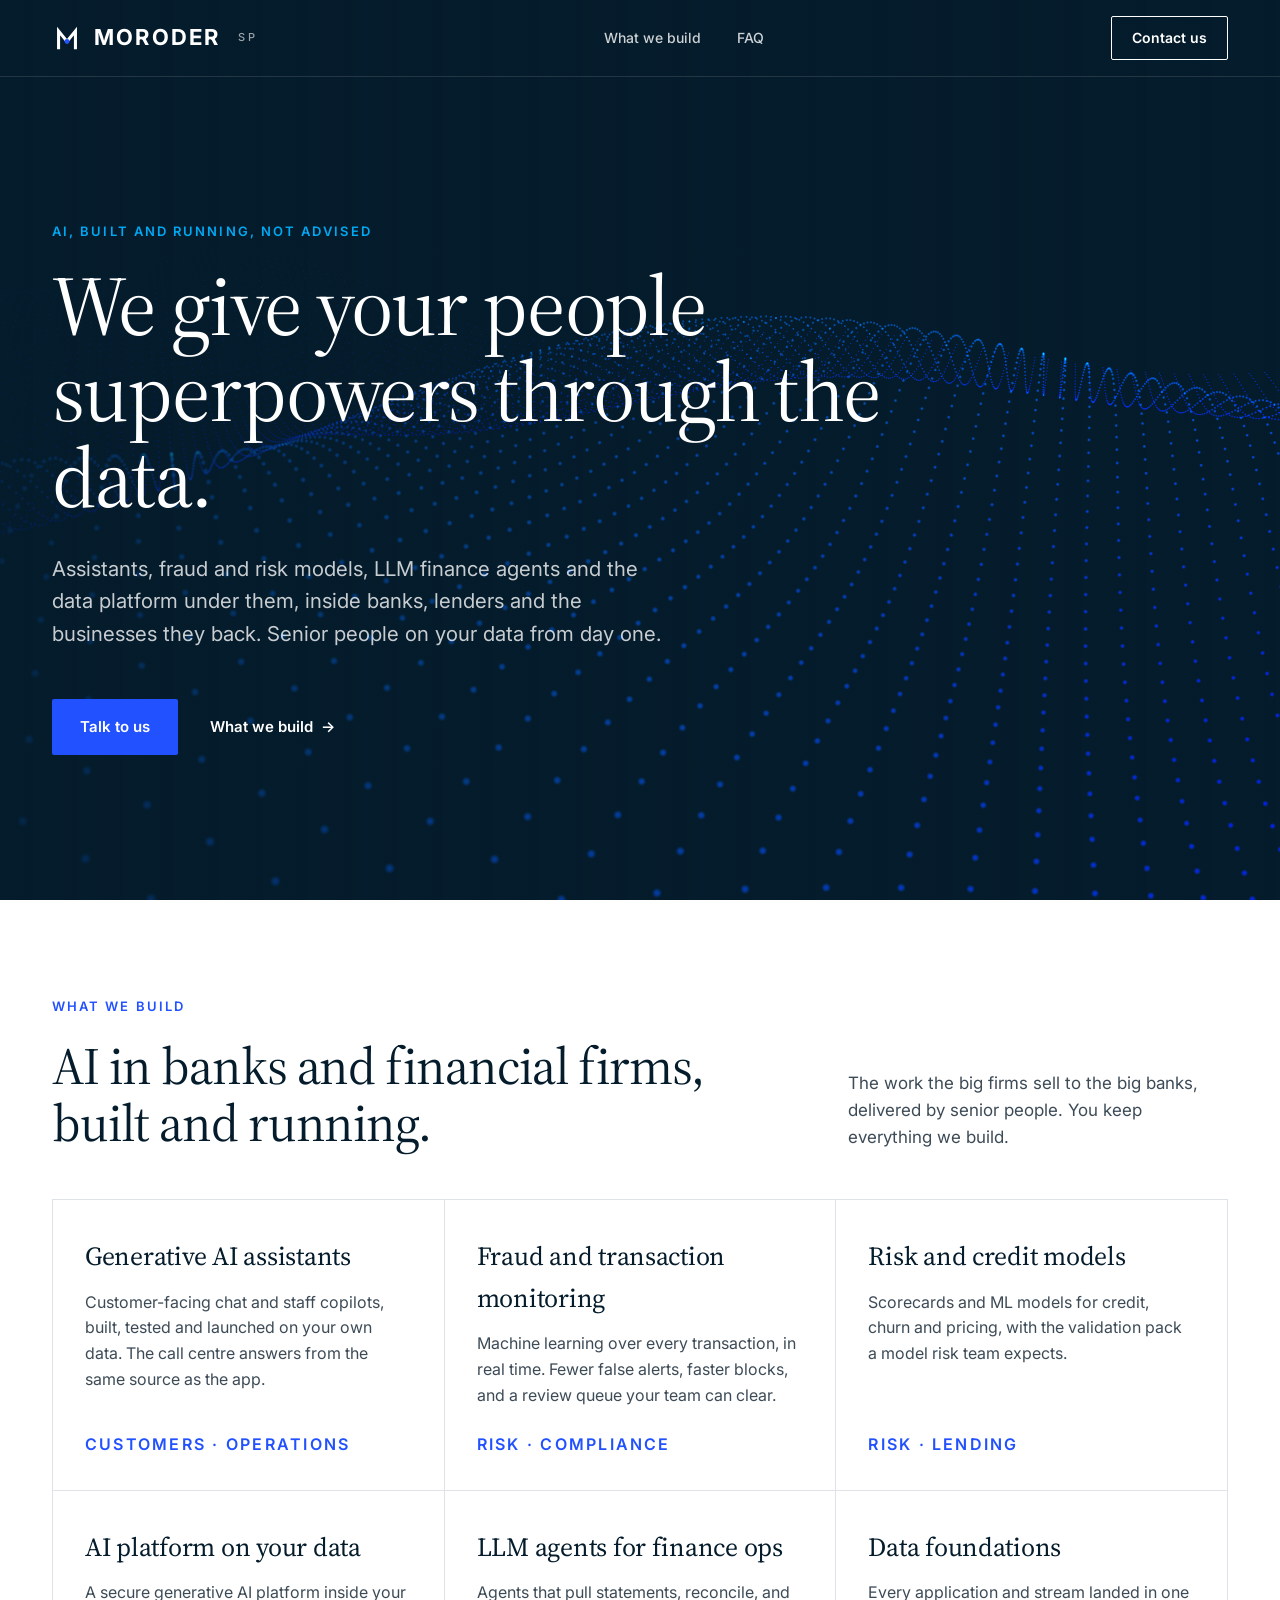
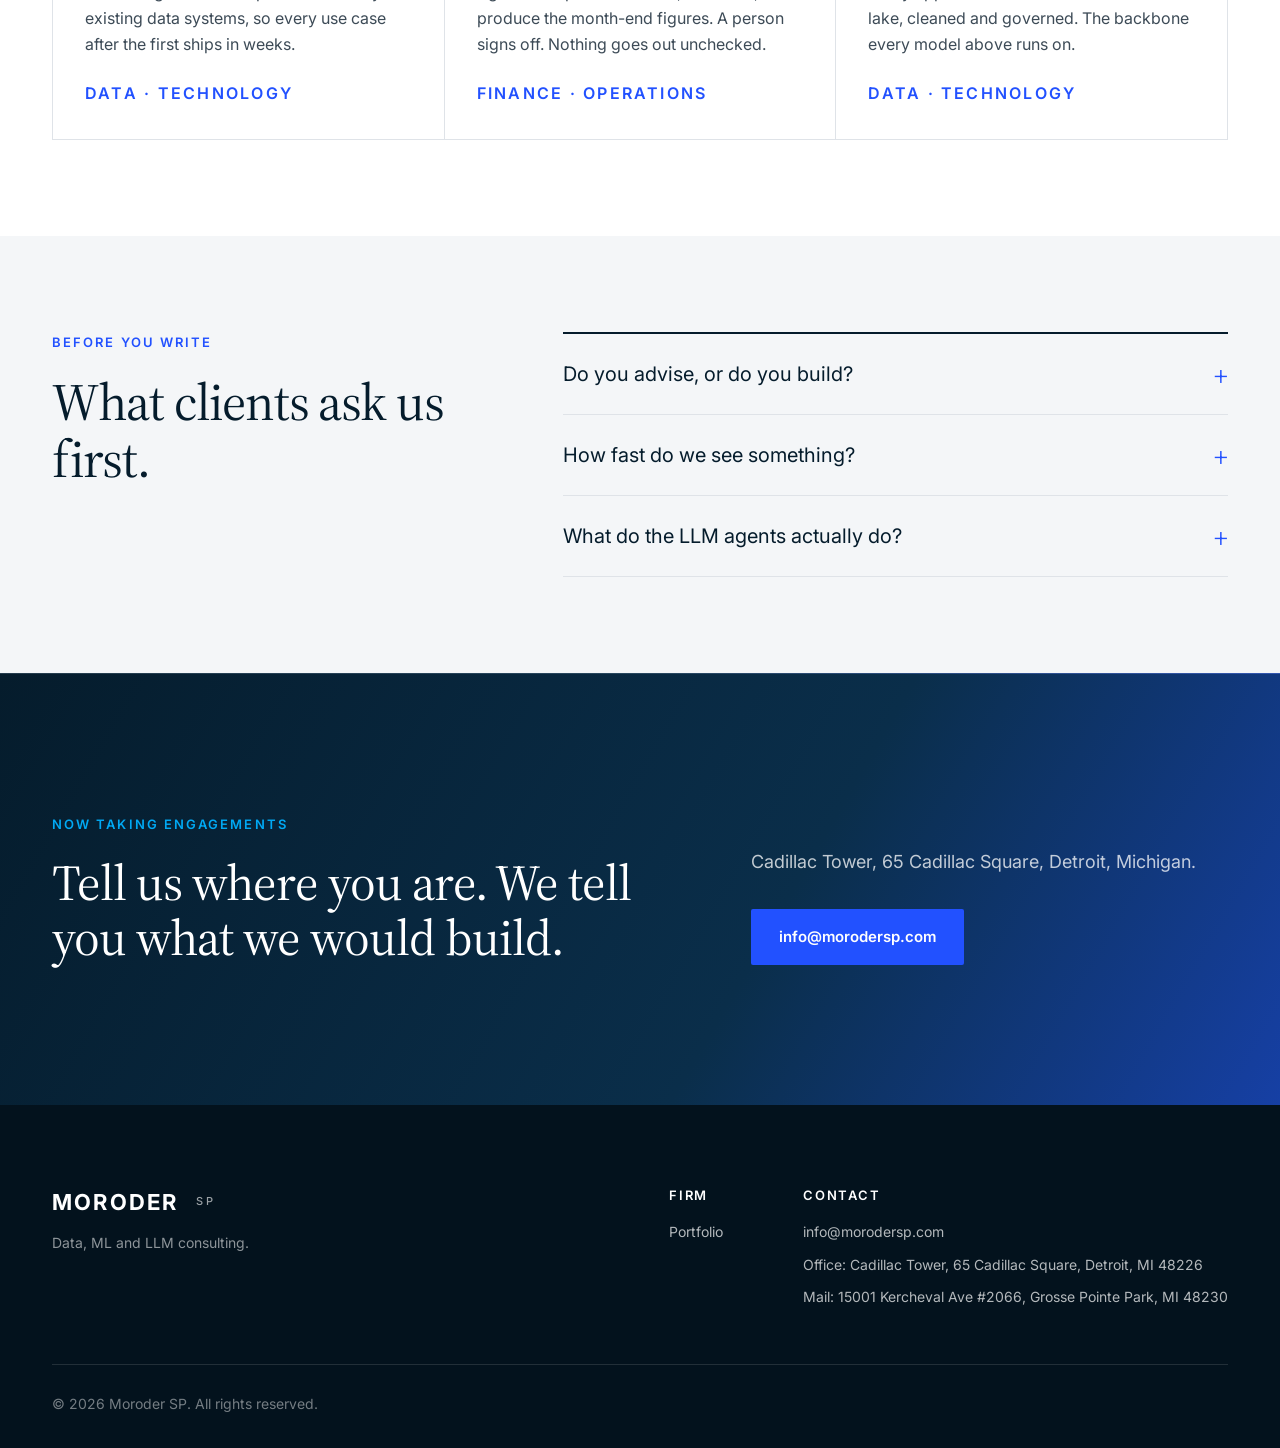
<file: index.html>
<!DOCTYPE html><html lang="en"><head><meta charset="utf-8"><meta name="viewport" content="width=device-width, initial-scale=1"><title>Moroder SP | AI for banks and financial firms</title><meta name="description" content="AI built and running in banks and financial firms: generative AI assistants, fraud and risk models, LLM finance agents and the data platform under them. Moroder SP."><link rel="icon" href="/favicon.ico" sizes="48x48"><link rel="icon" href="/favicon.svg" type="image/svg+xml"><link rel="apple-touch-icon" href="/apple-touch-icon.png"><link rel="manifest" href="/site.webmanifest"><meta name="theme-color" content="#051c2c"><link rel="preconnect" href="https://fonts.googleapis.com"><link rel="preconnect" href="https://fonts.gstatic.com" crossorigin><link href="https://fonts.googleapis.com/css2?family=Inter:wght@400;500;600;700&family=Source+Serif+4:opsz,wght@8..60,400;8..60,500;8..60,600&display=swap" rel="stylesheet"><link rel="stylesheet" href="/_astro/Footer.BNx3MuON.css"><link rel="stylesheet" href="/_astro/index.Cos0Dv5F.css"></head><body><header class="nav" id="nav" data-astro-cid-wpvy4v7s><div class="wrap nav-in" data-astro-cid-wpvy4v7s><a href="/" class="logo" aria-label="Moroder SP home" data-astro-cid-wpvy4v7s><svg viewBox="0 0 64 64" aria-hidden="true" data-astro-cid-wpvy4v7s><g transform="translate(0 3)" data-astro-cid-wpvy4v7s><polyline points="14,50 14,14 32,36.25 50,14 50,50" fill="none" stroke="currentColor" stroke-width="6.5" stroke-linejoin="miter" stroke-linecap="square" data-astro-cid-wpvy4v7s></polyline><circle cx="32" cy="36.25" r="5.2" fill="#2251ff" data-astro-cid-wpvy4v7s></circle></g></svg>MORODER<span data-astro-cid-wpvy4v7s>SP</span></a><nav class="links" data-astro-cid-wpvy4v7s><a href="/#what" data-astro-cid-wpvy4v7s>What we build</a><a href="/#faq" data-astro-cid-wpvy4v7s>FAQ</a></nav><a href="mailto:info@morodersp.com" class="nav-cta" data-astro-cid-wpvy4v7s>Contact us</a></div></header><script type="module">var e=document.getElementById(`nav`);if(e&&!e.hasAttribute(`data-always-solid`)){let t=()=>e.classList.toggle(`solid`,window.scrollY>window.innerHeight*.85);window.addEventListener(`scroll`,t,{passive:!0}),t()}</script><main id="top" data-astro-cid-lcdefpme><section class="hero" data-astro-cid-lcdefpme><canvas id="hero-canvas" aria-hidden="true" data-astro-cid-vvmjtjv6></canvas><script type="module" src="/_astro/HeroCanvas.astro_astro_type_script_index_0_lang.BwEJAw3G.js"></script><div class="hero-shade" data-astro-cid-lcdefpme></div><div class="wrap hero-in" data-astro-cid-lcdefpme><p class="eyebrow light" data-astro-cid-lcdefpme>AI, built and running, not advised</p><h1 data-astro-cid-lcdefpme>We give your people superpowers through the data.</h1><p class="hero-lead" data-astro-cid-lcdefpme>Assistants, fraud and risk models, LLM finance agents and the data platform under them, inside banks, lenders and the businesses they back. Senior people on your data from day one.</p><div class="hero-cta" data-astro-cid-lcdefpme><a href="mailto:info@morodersp.com" class="btn btn-blue" data-astro-cid-lcdefpme>Talk to us</a><a href="#what" class="link-arrow light" data-astro-cid-lcdefpme>What we build <span data-astro-cid-lcdefpme>→</span></a></div></div></section><section id="what" class="section" data-astro-cid-lcdefpme><div class="wrap" data-astro-cid-lcdefpme><div class="head head-row" data-astro-cid-lcdefpme><div data-astro-cid-lcdefpme><p class="eyebrow" data-astro-cid-lcdefpme>What we build</p><h2 data-astro-cid-lcdefpme>AI in banks and financial firms, built and running.</h2></div><p class="head-note" data-astro-cid-lcdefpme>The work the big firms sell to the big banks, delivered by senior people. You keep everything we build.</p></div><ul class="services" data-astro-cid-lcdefpme><li data-astro-cid-lcdefpme><h3 data-astro-cid-lcdefpme>Generative AI assistants</h3><p data-astro-cid-lcdefpme>Customer-facing chat and staff copilots, built, tested and launched on your own data. The call centre answers from the same source as the app.</p><p class="svc-moments" data-astro-cid-lcdefpme>Customers · Operations</p></li><li data-astro-cid-lcdefpme><h3 data-astro-cid-lcdefpme>Fraud and transaction monitoring</h3><p data-astro-cid-lcdefpme>Machine learning over every transaction, in real time. Fewer false alerts, faster blocks, and a review queue your team can clear.</p><p class="svc-moments" data-astro-cid-lcdefpme>Risk · Compliance</p></li><li data-astro-cid-lcdefpme><h3 data-astro-cid-lcdefpme>Risk and credit models</h3><p data-astro-cid-lcdefpme>Scorecards and ML models for credit, churn and pricing, with the validation pack a model risk team expects.</p><p class="svc-moments" data-astro-cid-lcdefpme>Risk · Lending</p></li><li data-astro-cid-lcdefpme><h3 data-astro-cid-lcdefpme>AI platform on your data</h3><p data-astro-cid-lcdefpme>A secure generative AI platform inside your existing data systems, so every use case after the first ships in weeks.</p><p class="svc-moments" data-astro-cid-lcdefpme>Data · Technology</p></li><li data-astro-cid-lcdefpme><h3 data-astro-cid-lcdefpme>LLM agents for finance ops</h3><p data-astro-cid-lcdefpme>Agents that pull statements, reconcile, and produce the month-end figures. A person signs off. Nothing goes out unchecked.</p><p class="svc-moments" data-astro-cid-lcdefpme>Finance · Operations</p></li><li data-astro-cid-lcdefpme><h3 data-astro-cid-lcdefpme>Data foundations</h3><p data-astro-cid-lcdefpme>Every application and stream landed in one lake, cleaned and governed. The backbone every model above runs on.</p><p class="svc-moments" data-astro-cid-lcdefpme>Data · Technology</p></li></ul></div></section><section id="faq" class="section soft" data-astro-cid-lcdefpme><div class="wrap faq-in" data-astro-cid-lcdefpme><div class="faq-side" data-astro-cid-lcdefpme><p class="eyebrow" data-astro-cid-lcdefpme>Before you write</p><h2 data-astro-cid-lcdefpme>What clients ask us first.</h2></div><div class="faq-list" data-astro-cid-lcdefpme><details data-astro-cid-lcdefpme><summary data-astro-cid-lcdefpme>Do you advise, or do you build?</summary><p data-astro-cid-lcdefpme>We build. The output of every engagement is something you keep running: a model, a data lake, a set of agents, dashboards. The advice comes with it, not instead of it.</p></details><details data-astro-cid-lcdefpme><summary data-astro-cid-lcdefpme>How fast do we see something?</summary><p data-astro-cid-lcdefpme>First numbers from your own data inside two weeks. The model and the lake stay yours when we leave.</p></details><details data-astro-cid-lcdefpme><summary data-astro-cid-lcdefpme>What do the LLM agents actually do?</summary><p data-astro-cid-lcdefpme>They do the finance work your team does by hand: pull statements, match transactions, produce the month-end figures and check them against the source. A person signs off. Nothing goes out unchecked.</p></details></div></div></section><section class="contact" data-astro-cid-lcdefpme><div class="wrap contact-in" data-astro-cid-lcdefpme><div data-astro-cid-lcdefpme><p class="eyebrow light" data-astro-cid-lcdefpme>Now taking engagements</p><h2 data-astro-cid-lcdefpme>Tell us where you are. We tell you what we would build.</h2></div><div class="contact-side" data-astro-cid-lcdefpme><p data-astro-cid-lcdefpme>Cadillac Tower, 65 Cadillac Square, Detroit, Michigan.</p><a href="mailto:info@morodersp.com" class="btn btn-blue" data-astro-cid-lcdefpme>info@morodersp.com</a></div></div></section></main><footer class="foot" data-astro-cid-jo6i4kqk><div class="wrap" data-astro-cid-jo6i4kqk><div class="foot-top" data-astro-cid-jo6i4kqk><div data-astro-cid-jo6i4kqk><span class="logo" data-astro-cid-jo6i4kqk>MORODER<span data-astro-cid-jo6i4kqk>SP</span></span><p class="foot-tag" data-astro-cid-jo6i4kqk>Data, ML and LLM consulting.</p></div><div class="foot-cols" data-astro-cid-jo6i4kqk><div data-astro-cid-jo6i4kqk><h4 data-astro-cid-jo6i4kqk>Firm</h4><a href="/portfolio/" data-astro-cid-jo6i4kqk>Portfolio</a></div><div data-astro-cid-jo6i4kqk><h4 data-astro-cid-jo6i4kqk>Contact</h4><a href="mailto:info@morodersp.com" data-astro-cid-jo6i4kqk>info@morodersp.com</a><span data-astro-cid-jo6i4kqk>Office: Cadillac Tower, 65 Cadillac Square, Detroit, MI 48226</span><span data-astro-cid-jo6i4kqk>Mail: 15001 Kercheval Ave #2066, Grosse Pointe Park, MI 48230</span></div></div></div><div class="foot-bot" data-astro-cid-jo6i4kqk>© 2026 Moroder SP. All rights reserved.</div></div></footer></body></html><script type="module">var e=new IntersectionObserver(t=>{for(let n of t)n.isIntersecting&&(n.target.classList.add(`in`),e.unobserve(n.target))},{threshold:.12});document.querySelectorAll(`.services li, .moments li`).forEach(t=>{t.classList.add(`reveal`),e.observe(t)});</script>
</file>
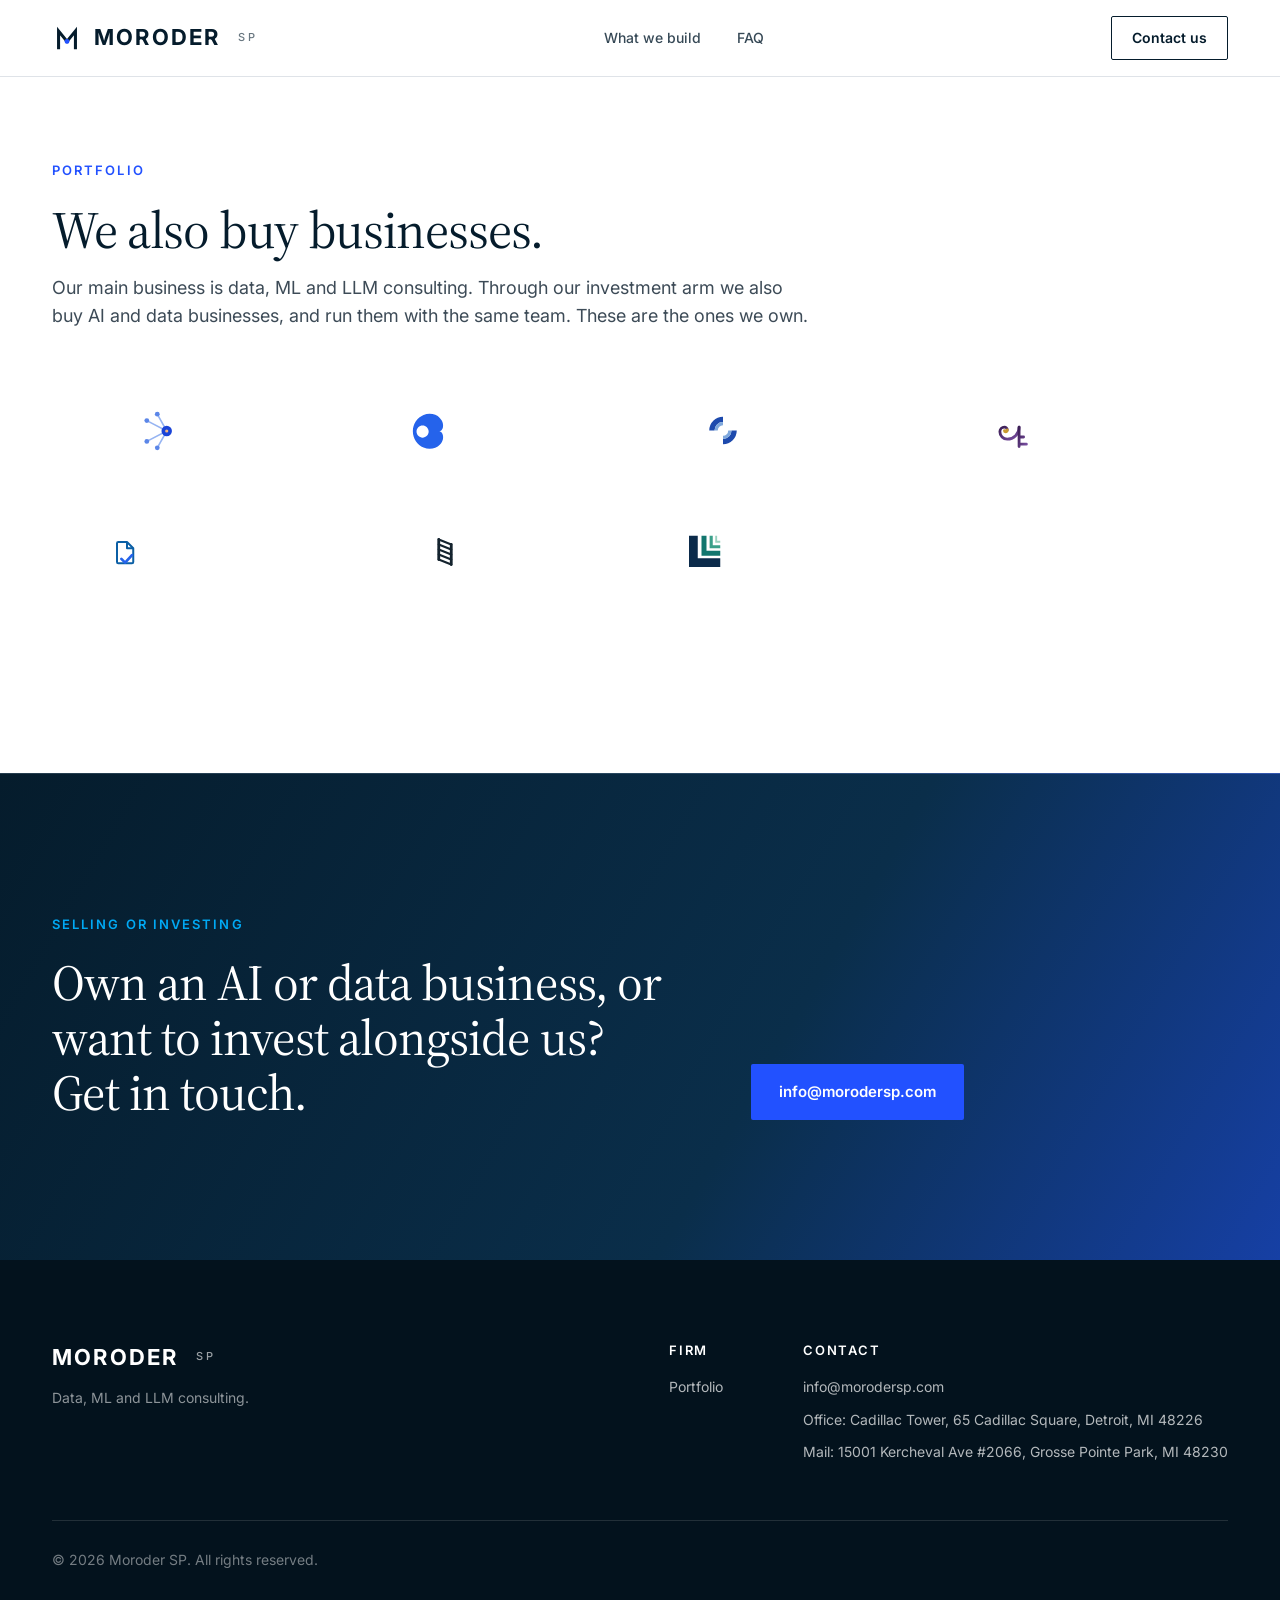
<file: portfolio/index.html>
<!DOCTYPE html><html lang="en"><head><meta charset="utf-8"><meta name="viewport" content="width=device-width, initial-scale=1"><title>Portfolio | Moroder SP</title><meta name="description" content="AI built and running in banks and financial firms: generative AI assistants, fraud and risk models, LLM finance agents and the data platform under them. Moroder SP."><link rel="icon" href="/favicon.ico" sizes="48x48"><link rel="icon" href="/favicon.svg" type="image/svg+xml"><link rel="apple-touch-icon" href="/apple-touch-icon.png"><link rel="manifest" href="/site.webmanifest"><meta name="theme-color" content="#051c2c"><link rel="preconnect" href="https://fonts.googleapis.com"><link rel="preconnect" href="https://fonts.gstatic.com" crossorigin><link href="https://fonts.googleapis.com/css2?family=Inter:wght@400;500;600;700&family=Source+Serif+4:opsz,wght@8..60,400;8..60,500;8..60,600&display=swap" rel="stylesheet"><link rel="stylesheet" href="/_astro/Footer.BNx3MuON.css"><link rel="stylesheet" href="/_astro/index.Cos0Dv5F.css"></head><body><header class="nav solid" id="nav" data-always-solid data-astro-cid-wpvy4v7s><div class="wrap nav-in" data-astro-cid-wpvy4v7s><a href="/" class="logo" aria-label="Moroder SP home" data-astro-cid-wpvy4v7s><svg viewBox="0 0 64 64" aria-hidden="true" data-astro-cid-wpvy4v7s><g transform="translate(0 3)" data-astro-cid-wpvy4v7s><polyline points="14,50 14,14 32,36.25 50,14 50,50" fill="none" stroke="currentColor" stroke-width="6.5" stroke-linejoin="miter" stroke-linecap="square" data-astro-cid-wpvy4v7s></polyline><circle cx="32" cy="36.25" r="5.2" fill="#2251ff" data-astro-cid-wpvy4v7s></circle></g></svg>MORODER<span data-astro-cid-wpvy4v7s>SP</span></a><nav class="links" data-astro-cid-wpvy4v7s><a href="/#what" data-astro-cid-wpvy4v7s>What we build</a><a href="/#faq" data-astro-cid-wpvy4v7s>FAQ</a></nav><a href="mailto:info@morodersp.com" class="nav-cta" data-astro-cid-wpvy4v7s>Contact us</a></div></header><script type="module">var e=document.getElementById(`nav`);if(e&&!e.hasAttribute(`data-always-solid`)){let t=()=>e.classList.toggle(`solid`,window.scrollY>window.innerHeight*.85);window.addEventListener(`scroll`,t,{passive:!0}),t()}</script><main id="top" data-astro-cid-lcdefpme><section class="section" data-astro-cid-lcdefpme style="padding-top:160px"><div class="wrap" data-astro-cid-lcdefpme><p class="eyebrow" data-astro-cid-lcdefpme>Portfolio</p><h2 data-astro-cid-lcdefpme>We also buy businesses.</h2><p data-astro-cid-lcdefpme style="max-width:760px;margin:16px 0 40px;font-size:18px;line-height:1.55">Our main business is data, ML and LLM consulting. Through our investment arm we also buy AI and data businesses, and run them with the same team. These are the ones we own.</p><ul class="wall" data-astro-cid-lcdefpme><li data-astro-cid-lcdefpme><a href="/work/aggviz/" data-astro-cid-lcdefpme><img src="/clients/aggviz.svg" alt="" width="28" height="28" data-astro-cid-lcdefpme>aggviz</a></li><li data-astro-cid-lcdefpme><a href="/work/hiredsignal/" data-astro-cid-lcdefpme><img src="/clients/hiredsignal.svg" alt="" width="28" height="28" data-astro-cid-lcdefpme>HiredSignal</a></li><li data-astro-cid-lcdefpme><a href="/work/shelf-cloud/" data-astro-cid-lcdefpme><img src="/clients/shelf-cloud.svg" alt="" width="28" height="28" data-astro-cid-lcdefpme>Shelf Cloud</a></li><li data-astro-cid-lcdefpme><a href="/work/clef-en-main/" data-astro-cid-lcdefpme><img src="/clients/clef-en-main.svg" alt="" width="28" height="28" data-astro-cid-lcdefpme>Clef en Main</a></li><li data-astro-cid-lcdefpme><a href="/work/dataconview/" data-astro-cid-lcdefpme><img src="/clients/dataconview.svg" alt="" width="28" height="28" data-astro-cid-lcdefpme>DataConView</a></li><li data-astro-cid-lcdefpme><a href="/work/dr-ordo/" data-astro-cid-lcdefpme><img src="/clients/dr-ordo.svg" alt="" width="28" height="28" data-astro-cid-lcdefpme>Dr. Ordo</a></li><li data-astro-cid-lcdefpme><a href="/work/lebanese-legal/" data-astro-cid-lcdefpme><img src="/clients/lebanese-legal.svg" alt="" width="28" height="28" data-astro-cid-lcdefpme>Lebanese Legal</a></li><li data-astro-cid-lcdefpme><span data-astro-cid-lcdefpme>Plumeria Capital</span></li></ul></div></section><section class="contact" data-astro-cid-lcdefpme><div class="wrap contact-in" data-astro-cid-lcdefpme><div data-astro-cid-lcdefpme><p class="eyebrow light" data-astro-cid-lcdefpme>Selling or investing</p><h2 data-astro-cid-lcdefpme>Own an AI or data business, or want to invest alongside us? Get in touch.</h2></div><div class="contact-side" data-astro-cid-lcdefpme><a href="mailto:info@morodersp.com" class="btn btn-blue" data-astro-cid-lcdefpme>info@morodersp.com</a></div></div></section></main><footer class="foot" data-astro-cid-jo6i4kqk><div class="wrap" data-astro-cid-jo6i4kqk><div class="foot-top" data-astro-cid-jo6i4kqk><div data-astro-cid-jo6i4kqk><span class="logo" data-astro-cid-jo6i4kqk>MORODER<span data-astro-cid-jo6i4kqk>SP</span></span><p class="foot-tag" data-astro-cid-jo6i4kqk>Data, ML and LLM consulting.</p></div><div class="foot-cols" data-astro-cid-jo6i4kqk><div data-astro-cid-jo6i4kqk><h4 data-astro-cid-jo6i4kqk>Firm</h4><a href="/portfolio/" data-astro-cid-jo6i4kqk>Portfolio</a></div><div data-astro-cid-jo6i4kqk><h4 data-astro-cid-jo6i4kqk>Contact</h4><a href="mailto:info@morodersp.com" data-astro-cid-jo6i4kqk>info@morodersp.com</a><span data-astro-cid-jo6i4kqk>Office: Cadillac Tower, 65 Cadillac Square, Detroit, MI 48226</span><span data-astro-cid-jo6i4kqk>Mail: 15001 Kercheval Ave #2066, Grosse Pointe Park, MI 48230</span></div></div></div><div class="foot-bot" data-astro-cid-jo6i4kqk>© 2026 Moroder SP. All rights reserved.</div></div></footer></body></html><script type="module">var e=new IntersectionObserver(t=>{for(let n of t)n.isIntersecting&&(n.target.classList.add(`in`),e.unobserve(n.target))},{threshold:.12});document.querySelectorAll(`.services li, .moments li`).forEach(t=>{t.classList.add(`reveal`),e.observe(t)});</script>
</file>
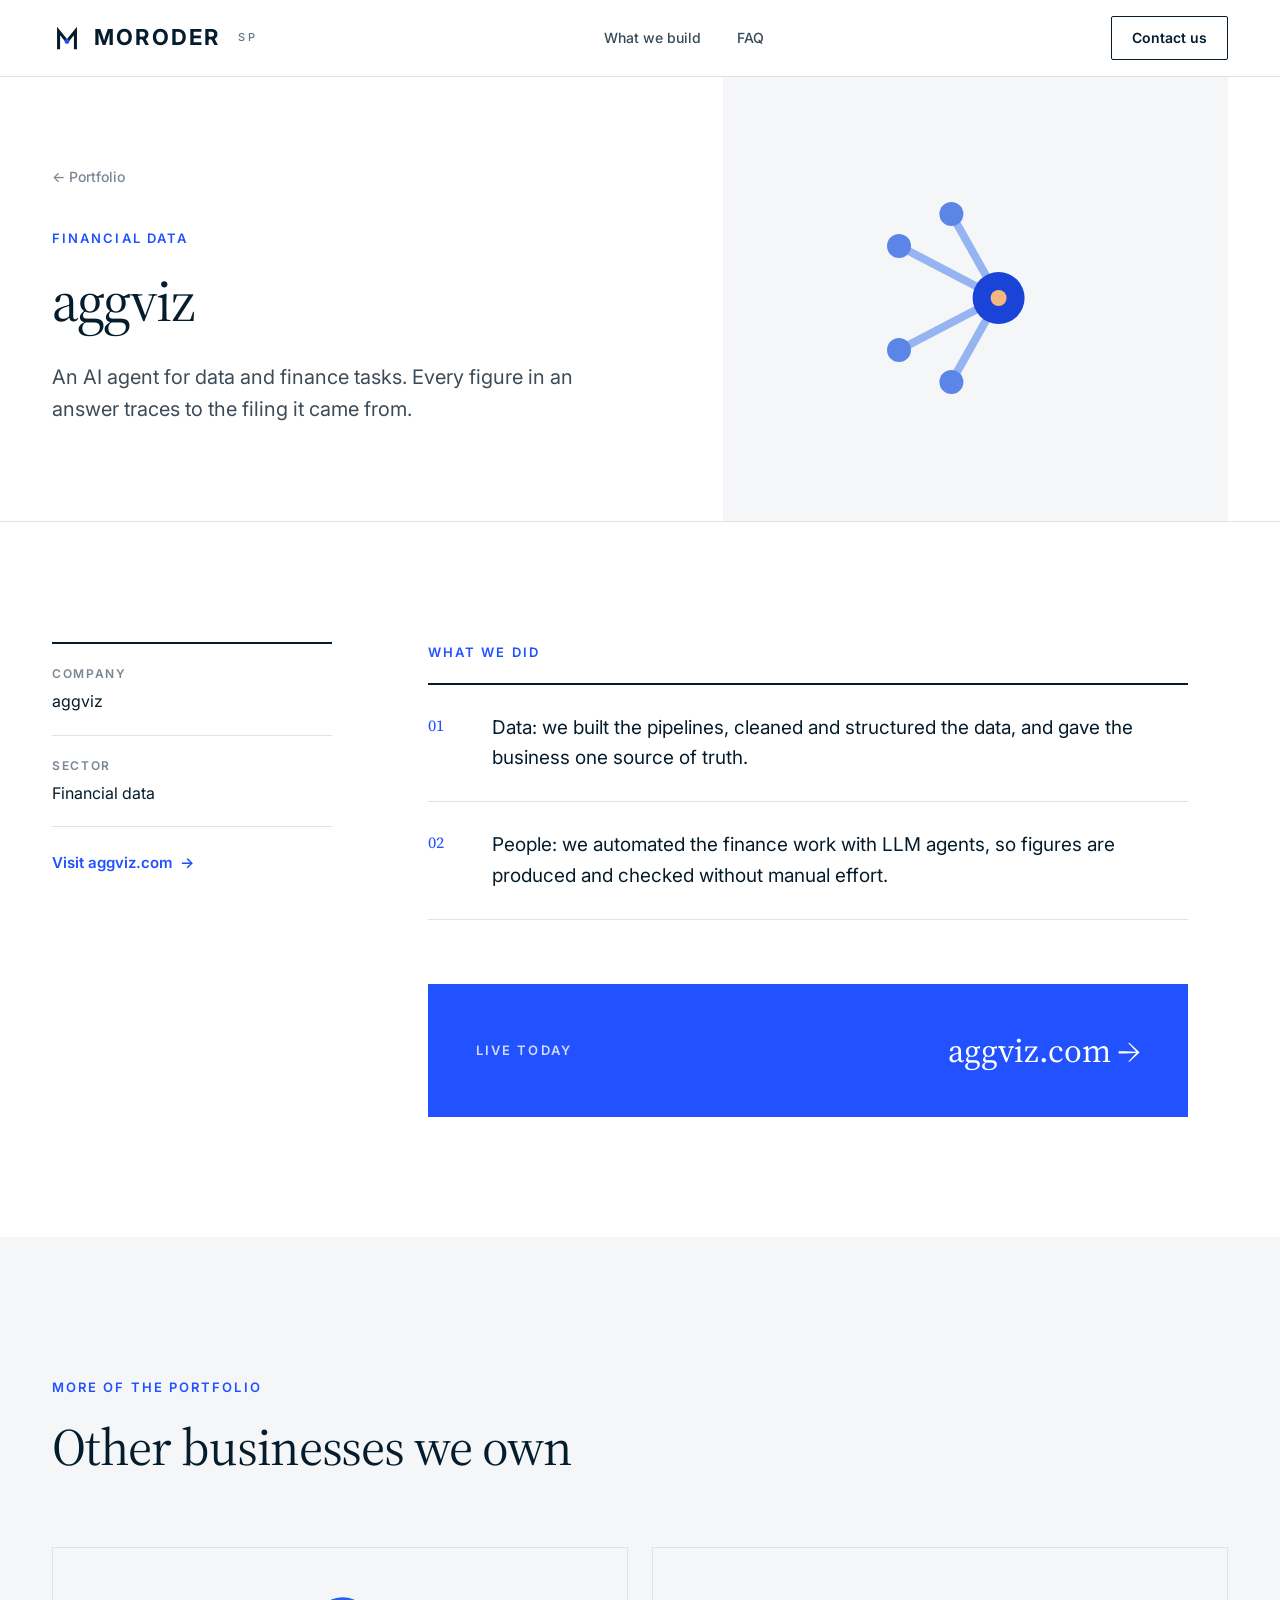
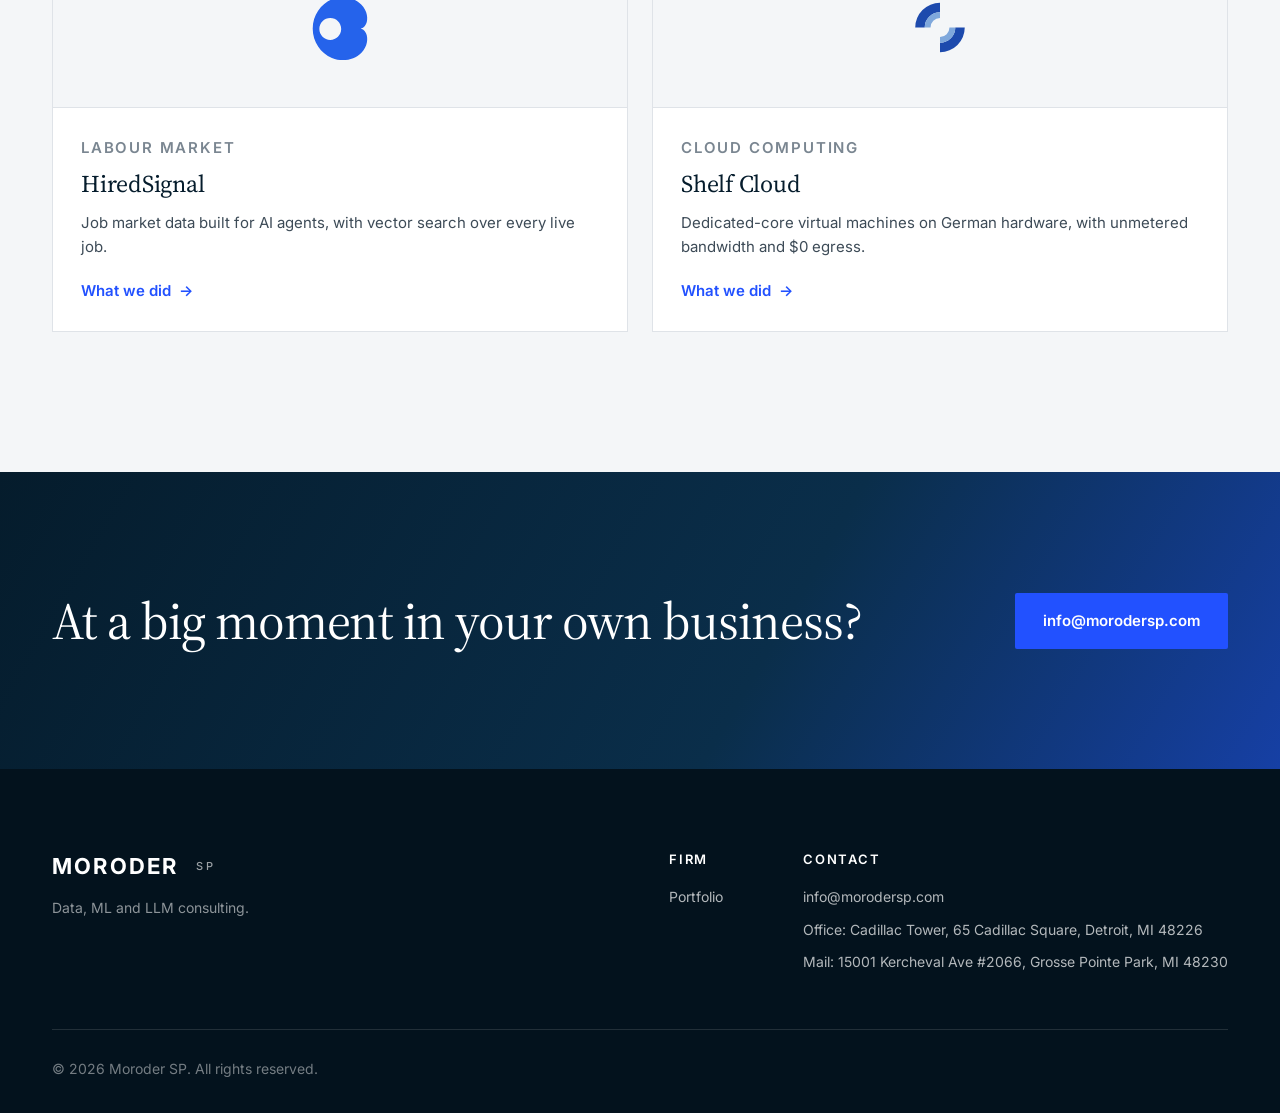
<file: work/aggviz/index.html>
<!DOCTYPE html><html lang="en"><head><meta charset="utf-8"><meta name="viewport" content="width=device-width, initial-scale=1"><title>aggviz | Moroder SP</title><meta name="description" content="An AI agent for data and finance tasks. Every figure in an answer traces to the filing it came from."><link rel="icon" href="/favicon.ico" sizes="48x48"><link rel="icon" href="/favicon.svg" type="image/svg+xml"><link rel="apple-touch-icon" href="/apple-touch-icon.png"><link rel="manifest" href="/site.webmanifest"><meta name="theme-color" content="#051c2c"><link rel="preconnect" href="https://fonts.googleapis.com"><link rel="preconnect" href="https://fonts.gstatic.com" crossorigin><link href="https://fonts.googleapis.com/css2?family=Inter:wght@400;500;600;700&family=Source+Serif+4:opsz,wght@8..60,400;8..60,500;8..60,600&display=swap" rel="stylesheet"><link rel="stylesheet" href="/_astro/Footer.BNx3MuON.css"><link rel="stylesheet" href="/_astro/_slug_.CcAeb28H.css"></head><body><header class="nav solid" id="nav" data-always-solid data-astro-cid-wpvy4v7s><div class="wrap nav-in" data-astro-cid-wpvy4v7s><a href="/" class="logo" aria-label="Moroder SP home" data-astro-cid-wpvy4v7s><svg viewBox="0 0 64 64" aria-hidden="true" data-astro-cid-wpvy4v7s><g transform="translate(0 3)" data-astro-cid-wpvy4v7s><polyline points="14,50 14,14 32,36.25 50,14 50,50" fill="none" stroke="currentColor" stroke-width="6.5" stroke-linejoin="miter" stroke-linecap="square" data-astro-cid-wpvy4v7s></polyline><circle cx="32" cy="36.25" r="5.2" fill="#2251ff" data-astro-cid-wpvy4v7s></circle></g></svg>MORODER<span data-astro-cid-wpvy4v7s>SP</span></a><nav class="links" data-astro-cid-wpvy4v7s><a href="/#what" data-astro-cid-wpvy4v7s>What we build</a><a href="/#faq" data-astro-cid-wpvy4v7s>FAQ</a></nav><a href="mailto:info@morodersp.com" class="nav-cta" data-astro-cid-wpvy4v7s>Contact us</a></div></header><script type="module">var e=document.getElementById(`nav`);if(e&&!e.hasAttribute(`data-always-solid`)){let t=()=>e.classList.toggle(`solid`,window.scrollY>window.innerHeight*.85);window.addEventListener(`scroll`,t,{passive:!0}),t()}</script><main data-astro-cid-pznzci7v><section class="case-hero" data-astro-cid-pznzci7v><div class="wrap case-hero-in" data-astro-cid-pznzci7v><div class="case-hero-text" data-astro-cid-pznzci7v><a href="/portfolio/" class="back" data-astro-cid-pznzci7v>← Portfolio</a><p class="eyebrow" data-astro-cid-pznzci7v>Financial data</p><h1 data-astro-cid-pznzci7v>aggviz</h1><p class="case-lead-text" data-astro-cid-pznzci7v>An AI agent for data and finance tasks. Every figure in an answer traces to the filing it came from.</p></div><div class="case-hero-logo" data-astro-cid-pznzci7v><img src="/clients/aggviz.svg" alt="aggviz logo" width="200" height="200" data-astro-cid-pznzci7v></div></div></section><section class="case-content" data-astro-cid-pznzci7v><div class="wrap case-grid" data-astro-cid-pznzci7v><aside class="facts" data-astro-cid-pznzci7v><dl data-astro-cid-pznzci7v><div data-astro-cid-pznzci7v><dt data-astro-cid-pznzci7v>Company</dt><dd data-astro-cid-pznzci7v>aggviz</dd></div><div data-astro-cid-pznzci7v><dt data-astro-cid-pznzci7v>Sector</dt><dd data-astro-cid-pznzci7v>Financial data</dd></div></dl><a href="https://aggviz.com" target="_blank" rel="noopener" class="link-arrow" data-astro-cid-pznzci7v>Visit aggviz.com <span data-astro-cid-pznzci7v>→</span></a></aside><article class="story" data-astro-cid-pznzci7v><section data-astro-cid-pznzci7v><p class="eyebrow" data-astro-cid-pznzci7v>What we did</p><ol class="approach" data-astro-cid-pznzci7v><li data-astro-cid-pznzci7v><span data-astro-cid-pznzci7v>01</span><p data-astro-cid-pznzci7v>Data: we built the pipelines, cleaned and structured the data, and gave the business one source of truth.</p></li><li data-astro-cid-pznzci7v><span data-astro-cid-pznzci7v>02</span><p data-astro-cid-pznzci7v>People: we automated the finance work with LLM agents, so figures are produced and checked without manual effort.</p></li></ol></section><a href="https://aggviz.com" target="_blank" rel="noopener" class="live" data-astro-cid-pznzci7v><span class="eyebrow light" data-astro-cid-pznzci7v>Live today</span><span class="live-host" data-astro-cid-pznzci7v>aggviz.com <span data-astro-cid-pznzci7v>→</span></span></a></article></div></section><section class="section soft" data-astro-cid-pznzci7v><div class="wrap" data-astro-cid-pznzci7v><div class="head" data-astro-cid-pznzci7v><p class="eyebrow" data-astro-cid-pznzci7v>More of the portfolio</p><h2 data-astro-cid-pznzci7v>Other businesses we own</h2></div><div class="more" data-astro-cid-pznzci7v><a href="/work/hiredsignal/" class="case" data-astro-cid-esvs7huh><div class="case-logo" data-astro-cid-esvs7huh><img src="/clients/hiredsignal.svg" alt="HiredSignal logo" width="72" height="72" data-astro-cid-esvs7huh></div><div class="case-body" data-astro-cid-esvs7huh><p class="case-meta" data-astro-cid-esvs7huh>Labour market</p><h3 data-astro-cid-esvs7huh>HiredSignal</h3><p data-astro-cid-esvs7huh>Job market data built for AI agents, with vector search over every live job.</p><span class="link-arrow" data-astro-cid-esvs7huh>What we did <span data-astro-cid-esvs7huh>→</span></span></div></a><a href="/work/shelf-cloud/" class="case" data-astro-cid-esvs7huh><div class="case-logo" data-astro-cid-esvs7huh><img src="/clients/shelf-cloud.svg" alt="Shelf Cloud logo" width="72" height="72" data-astro-cid-esvs7huh></div><div class="case-body" data-astro-cid-esvs7huh><p class="case-meta" data-astro-cid-esvs7huh>Cloud computing</p><h3 data-astro-cid-esvs7huh>Shelf Cloud</h3><p data-astro-cid-esvs7huh>Dedicated-core virtual machines on German hardware, with unmetered bandwidth and $0 egress.</p><span class="link-arrow" data-astro-cid-esvs7huh>What we did <span data-astro-cid-esvs7huh>→</span></span></div></a></div></div></section><section class="cta" data-astro-cid-pznzci7v><div class="wrap cta-in" data-astro-cid-pznzci7v><h2 data-astro-cid-pznzci7v>At a big moment in your own business?</h2><a href="mailto:info@morodersp.com" class="btn btn-blue" data-astro-cid-pznzci7v>info@morodersp.com</a></div></section></main><footer class="foot" data-astro-cid-jo6i4kqk><div class="wrap" data-astro-cid-jo6i4kqk><div class="foot-top" data-astro-cid-jo6i4kqk><div data-astro-cid-jo6i4kqk><span class="logo" data-astro-cid-jo6i4kqk>MORODER<span data-astro-cid-jo6i4kqk>SP</span></span><p class="foot-tag" data-astro-cid-jo6i4kqk>Data, ML and LLM consulting.</p></div><div class="foot-cols" data-astro-cid-jo6i4kqk><div data-astro-cid-jo6i4kqk><h4 data-astro-cid-jo6i4kqk>Firm</h4><a href="/portfolio/" data-astro-cid-jo6i4kqk>Portfolio</a></div><div data-astro-cid-jo6i4kqk><h4 data-astro-cid-jo6i4kqk>Contact</h4><a href="mailto:info@morodersp.com" data-astro-cid-jo6i4kqk>info@morodersp.com</a><span data-astro-cid-jo6i4kqk>Office: Cadillac Tower, 65 Cadillac Square, Detroit, MI 48226</span><span data-astro-cid-jo6i4kqk>Mail: 15001 Kercheval Ave #2066, Grosse Pointe Park, MI 48230</span></div></div></div><div class="foot-bot" data-astro-cid-jo6i4kqk>© 2026 Moroder SP. All rights reserved.</div></div></footer></body></html>
</file>
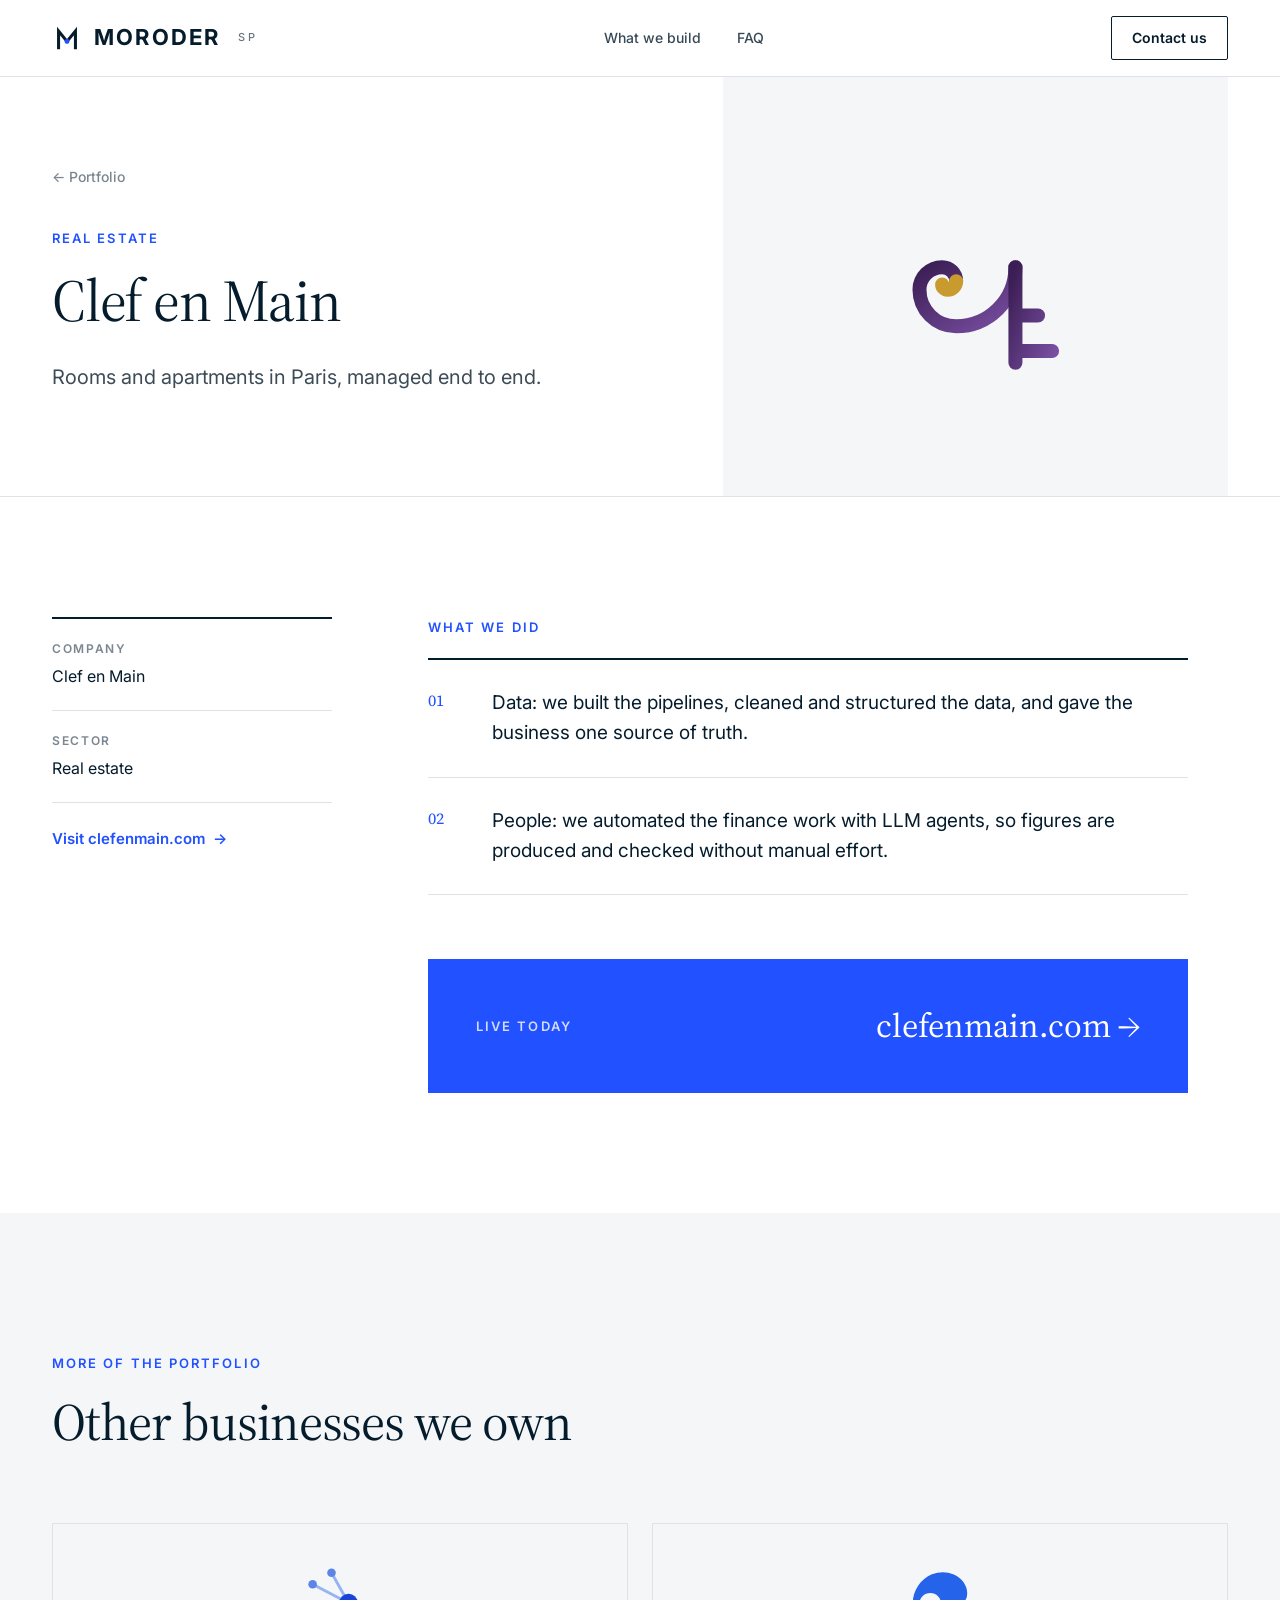
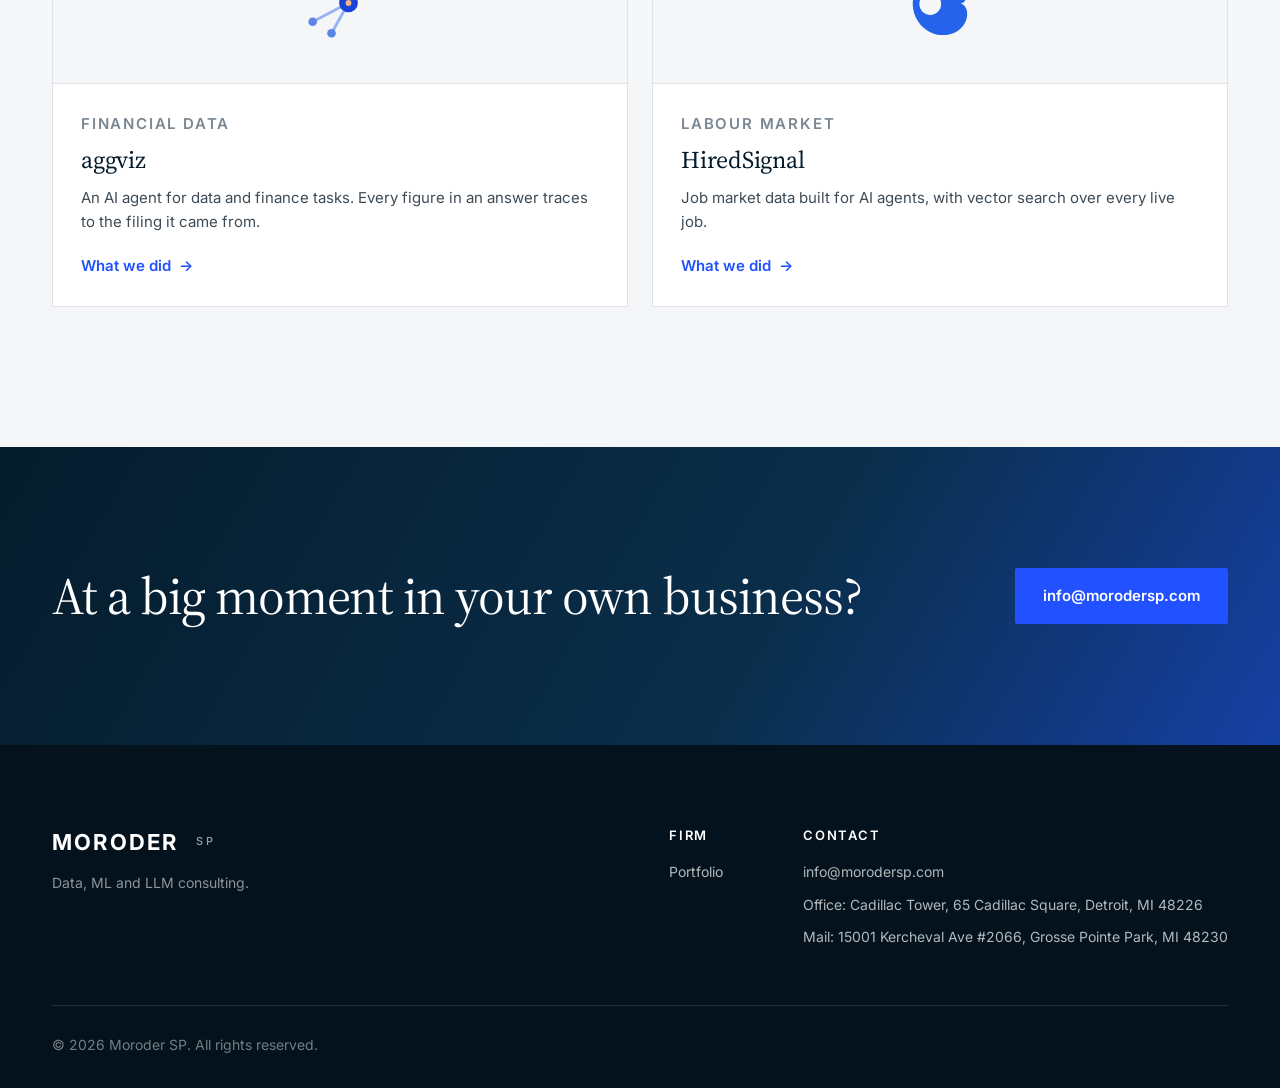
<file: work/clef-en-main/index.html>
<!DOCTYPE html><html lang="en"><head><meta charset="utf-8"><meta name="viewport" content="width=device-width, initial-scale=1"><title>Clef en Main | Moroder SP</title><meta name="description" content="Rooms and apartments in Paris, managed end to end."><link rel="icon" href="/favicon.ico" sizes="48x48"><link rel="icon" href="/favicon.svg" type="image/svg+xml"><link rel="apple-touch-icon" href="/apple-touch-icon.png"><link rel="manifest" href="/site.webmanifest"><meta name="theme-color" content="#051c2c"><link rel="preconnect" href="https://fonts.googleapis.com"><link rel="preconnect" href="https://fonts.gstatic.com" crossorigin><link href="https://fonts.googleapis.com/css2?family=Inter:wght@400;500;600;700&family=Source+Serif+4:opsz,wght@8..60,400;8..60,500;8..60,600&display=swap" rel="stylesheet"><link rel="stylesheet" href="/_astro/Footer.BNx3MuON.css"><link rel="stylesheet" href="/_astro/_slug_.CcAeb28H.css"></head><body><header class="nav solid" id="nav" data-always-solid data-astro-cid-wpvy4v7s><div class="wrap nav-in" data-astro-cid-wpvy4v7s><a href="/" class="logo" aria-label="Moroder SP home" data-astro-cid-wpvy4v7s><svg viewBox="0 0 64 64" aria-hidden="true" data-astro-cid-wpvy4v7s><g transform="translate(0 3)" data-astro-cid-wpvy4v7s><polyline points="14,50 14,14 32,36.25 50,14 50,50" fill="none" stroke="currentColor" stroke-width="6.5" stroke-linejoin="miter" stroke-linecap="square" data-astro-cid-wpvy4v7s></polyline><circle cx="32" cy="36.25" r="5.2" fill="#2251ff" data-astro-cid-wpvy4v7s></circle></g></svg>MORODER<span data-astro-cid-wpvy4v7s>SP</span></a><nav class="links" data-astro-cid-wpvy4v7s><a href="/#what" data-astro-cid-wpvy4v7s>What we build</a><a href="/#faq" data-astro-cid-wpvy4v7s>FAQ</a></nav><a href="mailto:info@morodersp.com" class="nav-cta" data-astro-cid-wpvy4v7s>Contact us</a></div></header><script type="module">var e=document.getElementById(`nav`);if(e&&!e.hasAttribute(`data-always-solid`)){let t=()=>e.classList.toggle(`solid`,window.scrollY>window.innerHeight*.85);window.addEventListener(`scroll`,t,{passive:!0}),t()}</script><main data-astro-cid-pznzci7v><section class="case-hero" data-astro-cid-pznzci7v><div class="wrap case-hero-in" data-astro-cid-pznzci7v><div class="case-hero-text" data-astro-cid-pznzci7v><a href="/portfolio/" class="back" data-astro-cid-pznzci7v>← Portfolio</a><p class="eyebrow" data-astro-cid-pznzci7v>Real estate</p><h1 data-astro-cid-pznzci7v>Clef en Main</h1><p class="case-lead-text" data-astro-cid-pznzci7v>Rooms and apartments in Paris, managed end to end.</p></div><div class="case-hero-logo" data-astro-cid-pznzci7v><img src="/clients/clef-en-main.svg" alt="Clef en Main logo" width="200" height="200" data-astro-cid-pznzci7v></div></div></section><section class="case-content" data-astro-cid-pznzci7v><div class="wrap case-grid" data-astro-cid-pznzci7v><aside class="facts" data-astro-cid-pznzci7v><dl data-astro-cid-pznzci7v><div data-astro-cid-pznzci7v><dt data-astro-cid-pznzci7v>Company</dt><dd data-astro-cid-pznzci7v>Clef en Main</dd></div><div data-astro-cid-pznzci7v><dt data-astro-cid-pznzci7v>Sector</dt><dd data-astro-cid-pznzci7v>Real estate</dd></div></dl><a href="https://clefenmain.com" target="_blank" rel="noopener" class="link-arrow" data-astro-cid-pznzci7v>Visit clefenmain.com <span data-astro-cid-pznzci7v>→</span></a></aside><article class="story" data-astro-cid-pznzci7v><section data-astro-cid-pznzci7v><p class="eyebrow" data-astro-cid-pznzci7v>What we did</p><ol class="approach" data-astro-cid-pznzci7v><li data-astro-cid-pznzci7v><span data-astro-cid-pznzci7v>01</span><p data-astro-cid-pznzci7v>Data: we built the pipelines, cleaned and structured the data, and gave the business one source of truth.</p></li><li data-astro-cid-pznzci7v><span data-astro-cid-pznzci7v>02</span><p data-astro-cid-pznzci7v>People: we automated the finance work with LLM agents, so figures are produced and checked without manual effort.</p></li></ol></section><a href="https://clefenmain.com" target="_blank" rel="noopener" class="live" data-astro-cid-pznzci7v><span class="eyebrow light" data-astro-cid-pznzci7v>Live today</span><span class="live-host" data-astro-cid-pznzci7v>clefenmain.com <span data-astro-cid-pznzci7v>→</span></span></a></article></div></section><section class="section soft" data-astro-cid-pznzci7v><div class="wrap" data-astro-cid-pznzci7v><div class="head" data-astro-cid-pznzci7v><p class="eyebrow" data-astro-cid-pznzci7v>More of the portfolio</p><h2 data-astro-cid-pznzci7v>Other businesses we own</h2></div><div class="more" data-astro-cid-pznzci7v><a href="/work/aggviz/" class="case" data-astro-cid-esvs7huh><div class="case-logo" data-astro-cid-esvs7huh><img src="/clients/aggviz.svg" alt="aggviz logo" width="72" height="72" data-astro-cid-esvs7huh></div><div class="case-body" data-astro-cid-esvs7huh><p class="case-meta" data-astro-cid-esvs7huh>Financial data</p><h3 data-astro-cid-esvs7huh>aggviz</h3><p data-astro-cid-esvs7huh>An AI agent for data and finance tasks. Every figure in an answer traces to the filing it came from.</p><span class="link-arrow" data-astro-cid-esvs7huh>What we did <span data-astro-cid-esvs7huh>→</span></span></div></a><a href="/work/hiredsignal/" class="case" data-astro-cid-esvs7huh><div class="case-logo" data-astro-cid-esvs7huh><img src="/clients/hiredsignal.svg" alt="HiredSignal logo" width="72" height="72" data-astro-cid-esvs7huh></div><div class="case-body" data-astro-cid-esvs7huh><p class="case-meta" data-astro-cid-esvs7huh>Labour market</p><h3 data-astro-cid-esvs7huh>HiredSignal</h3><p data-astro-cid-esvs7huh>Job market data built for AI agents, with vector search over every live job.</p><span class="link-arrow" data-astro-cid-esvs7huh>What we did <span data-astro-cid-esvs7huh>→</span></span></div></a></div></div></section><section class="cta" data-astro-cid-pznzci7v><div class="wrap cta-in" data-astro-cid-pznzci7v><h2 data-astro-cid-pznzci7v>At a big moment in your own business?</h2><a href="mailto:info@morodersp.com" class="btn btn-blue" data-astro-cid-pznzci7v>info@morodersp.com</a></div></section></main><footer class="foot" data-astro-cid-jo6i4kqk><div class="wrap" data-astro-cid-jo6i4kqk><div class="foot-top" data-astro-cid-jo6i4kqk><div data-astro-cid-jo6i4kqk><span class="logo" data-astro-cid-jo6i4kqk>MORODER<span data-astro-cid-jo6i4kqk>SP</span></span><p class="foot-tag" data-astro-cid-jo6i4kqk>Data, ML and LLM consulting.</p></div><div class="foot-cols" data-astro-cid-jo6i4kqk><div data-astro-cid-jo6i4kqk><h4 data-astro-cid-jo6i4kqk>Firm</h4><a href="/portfolio/" data-astro-cid-jo6i4kqk>Portfolio</a></div><div data-astro-cid-jo6i4kqk><h4 data-astro-cid-jo6i4kqk>Contact</h4><a href="mailto:info@morodersp.com" data-astro-cid-jo6i4kqk>info@morodersp.com</a><span data-astro-cid-jo6i4kqk>Office: Cadillac Tower, 65 Cadillac Square, Detroit, MI 48226</span><span data-astro-cid-jo6i4kqk>Mail: 15001 Kercheval Ave #2066, Grosse Pointe Park, MI 48230</span></div></div></div><div class="foot-bot" data-astro-cid-jo6i4kqk>© 2026 Moroder SP. All rights reserved.</div></div></footer></body></html>
</file>
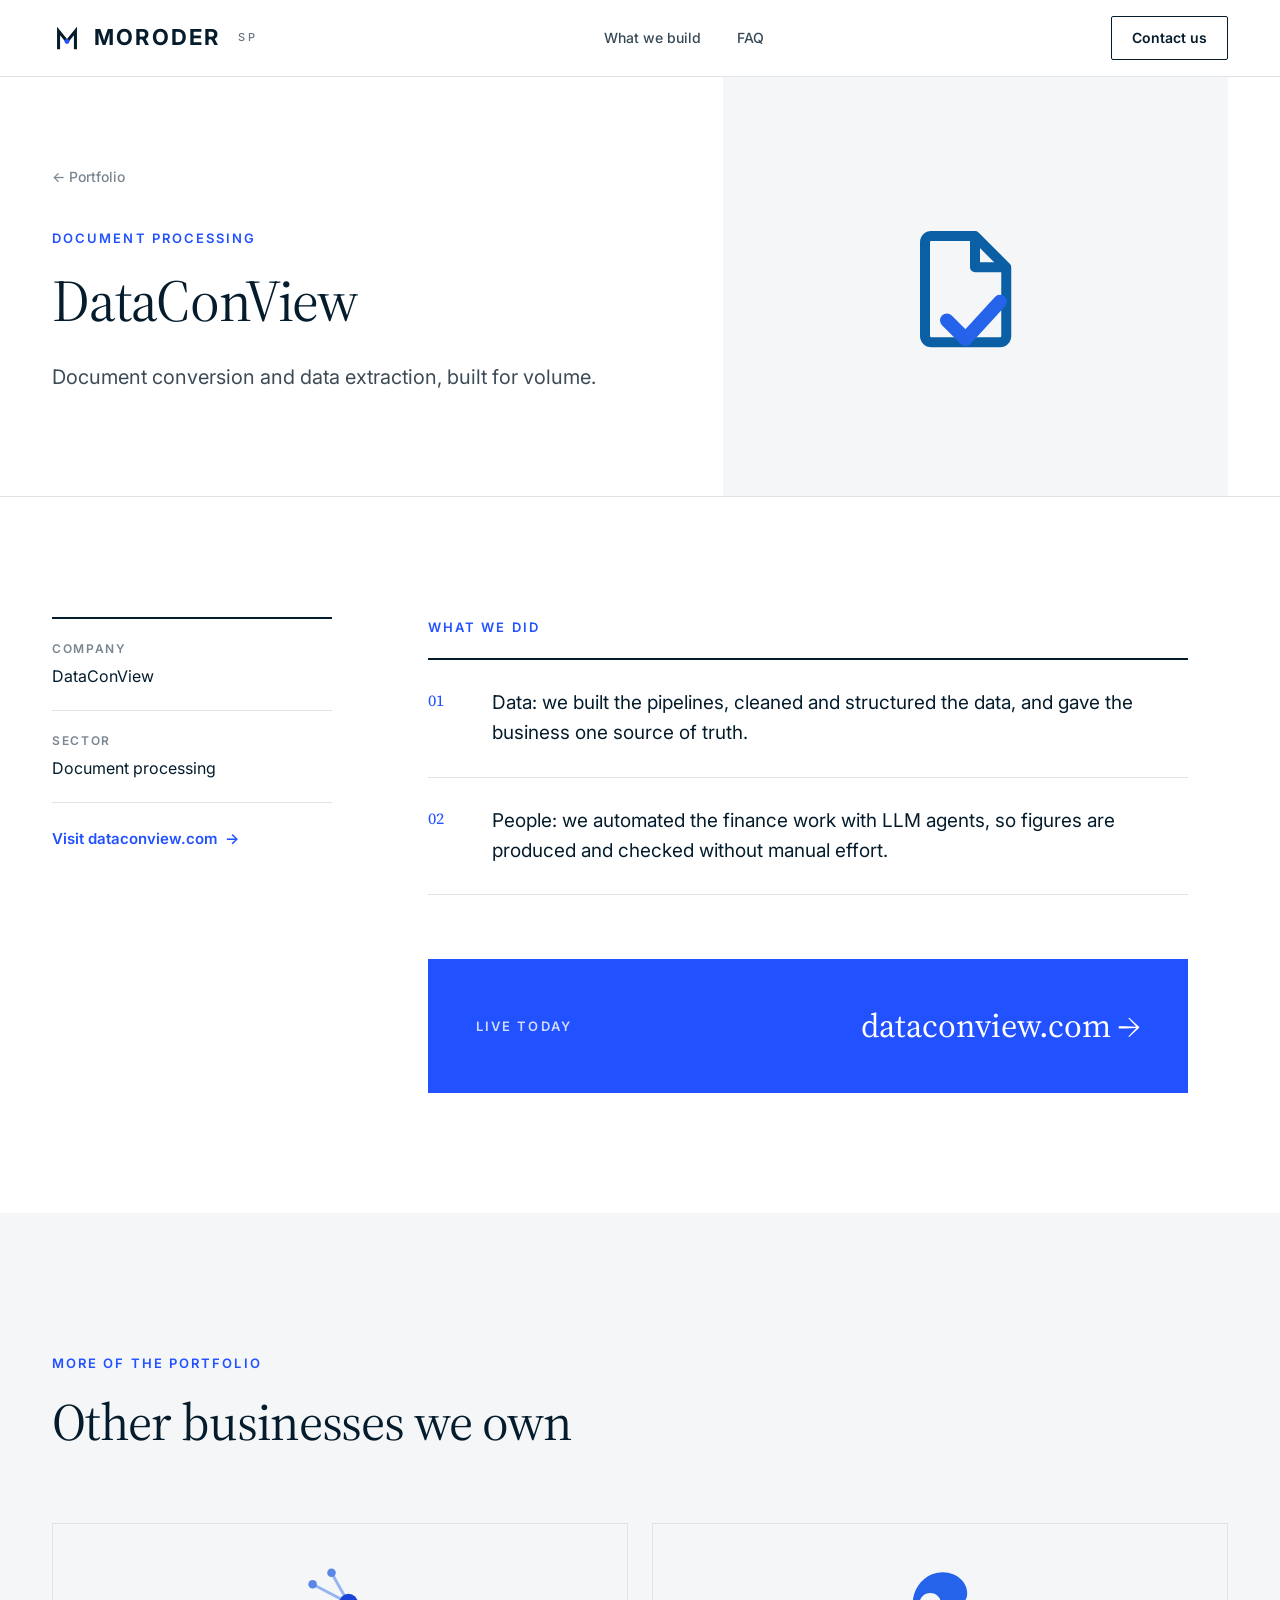
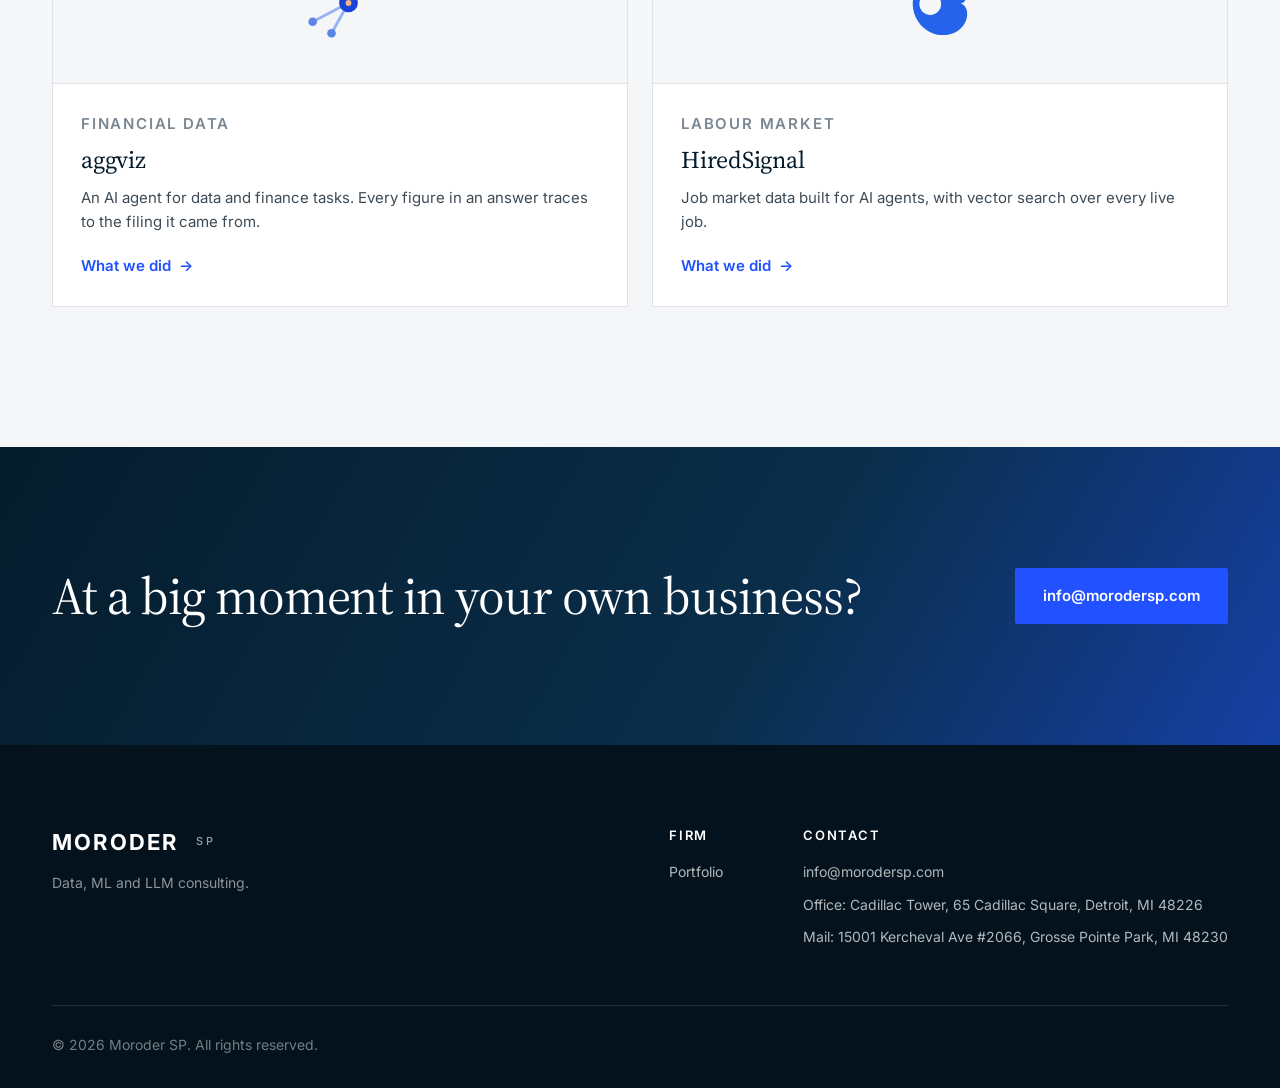
<file: work/dataconview/index.html>
<!DOCTYPE html><html lang="en"><head><meta charset="utf-8"><meta name="viewport" content="width=device-width, initial-scale=1"><title>DataConView | Moroder SP</title><meta name="description" content="Document conversion and data extraction, built for volume."><link rel="icon" href="/favicon.ico" sizes="48x48"><link rel="icon" href="/favicon.svg" type="image/svg+xml"><link rel="apple-touch-icon" href="/apple-touch-icon.png"><link rel="manifest" href="/site.webmanifest"><meta name="theme-color" content="#051c2c"><link rel="preconnect" href="https://fonts.googleapis.com"><link rel="preconnect" href="https://fonts.gstatic.com" crossorigin><link href="https://fonts.googleapis.com/css2?family=Inter:wght@400;500;600;700&family=Source+Serif+4:opsz,wght@8..60,400;8..60,500;8..60,600&display=swap" rel="stylesheet"><link rel="stylesheet" href="/_astro/Footer.BNx3MuON.css"><link rel="stylesheet" href="/_astro/_slug_.CcAeb28H.css"></head><body><header class="nav solid" id="nav" data-always-solid data-astro-cid-wpvy4v7s><div class="wrap nav-in" data-astro-cid-wpvy4v7s><a href="/" class="logo" aria-label="Moroder SP home" data-astro-cid-wpvy4v7s><svg viewBox="0 0 64 64" aria-hidden="true" data-astro-cid-wpvy4v7s><g transform="translate(0 3)" data-astro-cid-wpvy4v7s><polyline points="14,50 14,14 32,36.25 50,14 50,50" fill="none" stroke="currentColor" stroke-width="6.5" stroke-linejoin="miter" stroke-linecap="square" data-astro-cid-wpvy4v7s></polyline><circle cx="32" cy="36.25" r="5.2" fill="#2251ff" data-astro-cid-wpvy4v7s></circle></g></svg>MORODER<span data-astro-cid-wpvy4v7s>SP</span></a><nav class="links" data-astro-cid-wpvy4v7s><a href="/#what" data-astro-cid-wpvy4v7s>What we build</a><a href="/#faq" data-astro-cid-wpvy4v7s>FAQ</a></nav><a href="mailto:info@morodersp.com" class="nav-cta" data-astro-cid-wpvy4v7s>Contact us</a></div></header><script type="module">var e=document.getElementById(`nav`);if(e&&!e.hasAttribute(`data-always-solid`)){let t=()=>e.classList.toggle(`solid`,window.scrollY>window.innerHeight*.85);window.addEventListener(`scroll`,t,{passive:!0}),t()}</script><main data-astro-cid-pznzci7v><section class="case-hero" data-astro-cid-pznzci7v><div class="wrap case-hero-in" data-astro-cid-pznzci7v><div class="case-hero-text" data-astro-cid-pznzci7v><a href="/portfolio/" class="back" data-astro-cid-pznzci7v>← Portfolio</a><p class="eyebrow" data-astro-cid-pznzci7v>Document processing</p><h1 data-astro-cid-pznzci7v>DataConView</h1><p class="case-lead-text" data-astro-cid-pznzci7v>Document conversion and data extraction, built for volume.</p></div><div class="case-hero-logo" data-astro-cid-pznzci7v><img src="/clients/dataconview.svg" alt="DataConView logo" width="200" height="200" data-astro-cid-pznzci7v></div></div></section><section class="case-content" data-astro-cid-pznzci7v><div class="wrap case-grid" data-astro-cid-pznzci7v><aside class="facts" data-astro-cid-pznzci7v><dl data-astro-cid-pznzci7v><div data-astro-cid-pznzci7v><dt data-astro-cid-pznzci7v>Company</dt><dd data-astro-cid-pznzci7v>DataConView</dd></div><div data-astro-cid-pznzci7v><dt data-astro-cid-pznzci7v>Sector</dt><dd data-astro-cid-pznzci7v>Document processing</dd></div></dl><a href="https://dataconview.com" target="_blank" rel="noopener" class="link-arrow" data-astro-cid-pznzci7v>Visit dataconview.com <span data-astro-cid-pznzci7v>→</span></a></aside><article class="story" data-astro-cid-pznzci7v><section data-astro-cid-pznzci7v><p class="eyebrow" data-astro-cid-pznzci7v>What we did</p><ol class="approach" data-astro-cid-pznzci7v><li data-astro-cid-pznzci7v><span data-astro-cid-pznzci7v>01</span><p data-astro-cid-pznzci7v>Data: we built the pipelines, cleaned and structured the data, and gave the business one source of truth.</p></li><li data-astro-cid-pznzci7v><span data-astro-cid-pznzci7v>02</span><p data-astro-cid-pznzci7v>People: we automated the finance work with LLM agents, so figures are produced and checked without manual effort.</p></li></ol></section><a href="https://dataconview.com" target="_blank" rel="noopener" class="live" data-astro-cid-pznzci7v><span class="eyebrow light" data-astro-cid-pznzci7v>Live today</span><span class="live-host" data-astro-cid-pznzci7v>dataconview.com <span data-astro-cid-pznzci7v>→</span></span></a></article></div></section><section class="section soft" data-astro-cid-pznzci7v><div class="wrap" data-astro-cid-pznzci7v><div class="head" data-astro-cid-pznzci7v><p class="eyebrow" data-astro-cid-pznzci7v>More of the portfolio</p><h2 data-astro-cid-pznzci7v>Other businesses we own</h2></div><div class="more" data-astro-cid-pznzci7v><a href="/work/aggviz/" class="case" data-astro-cid-esvs7huh><div class="case-logo" data-astro-cid-esvs7huh><img src="/clients/aggviz.svg" alt="aggviz logo" width="72" height="72" data-astro-cid-esvs7huh></div><div class="case-body" data-astro-cid-esvs7huh><p class="case-meta" data-astro-cid-esvs7huh>Financial data</p><h3 data-astro-cid-esvs7huh>aggviz</h3><p data-astro-cid-esvs7huh>An AI agent for data and finance tasks. Every figure in an answer traces to the filing it came from.</p><span class="link-arrow" data-astro-cid-esvs7huh>What we did <span data-astro-cid-esvs7huh>→</span></span></div></a><a href="/work/hiredsignal/" class="case" data-astro-cid-esvs7huh><div class="case-logo" data-astro-cid-esvs7huh><img src="/clients/hiredsignal.svg" alt="HiredSignal logo" width="72" height="72" data-astro-cid-esvs7huh></div><div class="case-body" data-astro-cid-esvs7huh><p class="case-meta" data-astro-cid-esvs7huh>Labour market</p><h3 data-astro-cid-esvs7huh>HiredSignal</h3><p data-astro-cid-esvs7huh>Job market data built for AI agents, with vector search over every live job.</p><span class="link-arrow" data-astro-cid-esvs7huh>What we did <span data-astro-cid-esvs7huh>→</span></span></div></a></div></div></section><section class="cta" data-astro-cid-pznzci7v><div class="wrap cta-in" data-astro-cid-pznzci7v><h2 data-astro-cid-pznzci7v>At a big moment in your own business?</h2><a href="mailto:info@morodersp.com" class="btn btn-blue" data-astro-cid-pznzci7v>info@morodersp.com</a></div></section></main><footer class="foot" data-astro-cid-jo6i4kqk><div class="wrap" data-astro-cid-jo6i4kqk><div class="foot-top" data-astro-cid-jo6i4kqk><div data-astro-cid-jo6i4kqk><span class="logo" data-astro-cid-jo6i4kqk>MORODER<span data-astro-cid-jo6i4kqk>SP</span></span><p class="foot-tag" data-astro-cid-jo6i4kqk>Data, ML and LLM consulting.</p></div><div class="foot-cols" data-astro-cid-jo6i4kqk><div data-astro-cid-jo6i4kqk><h4 data-astro-cid-jo6i4kqk>Firm</h4><a href="/portfolio/" data-astro-cid-jo6i4kqk>Portfolio</a></div><div data-astro-cid-jo6i4kqk><h4 data-astro-cid-jo6i4kqk>Contact</h4><a href="mailto:info@morodersp.com" data-astro-cid-jo6i4kqk>info@morodersp.com</a><span data-astro-cid-jo6i4kqk>Office: Cadillac Tower, 65 Cadillac Square, Detroit, MI 48226</span><span data-astro-cid-jo6i4kqk>Mail: 15001 Kercheval Ave #2066, Grosse Pointe Park, MI 48230</span></div></div></div><div class="foot-bot" data-astro-cid-jo6i4kqk>© 2026 Moroder SP. All rights reserved.</div></div></footer></body></html>
</file>
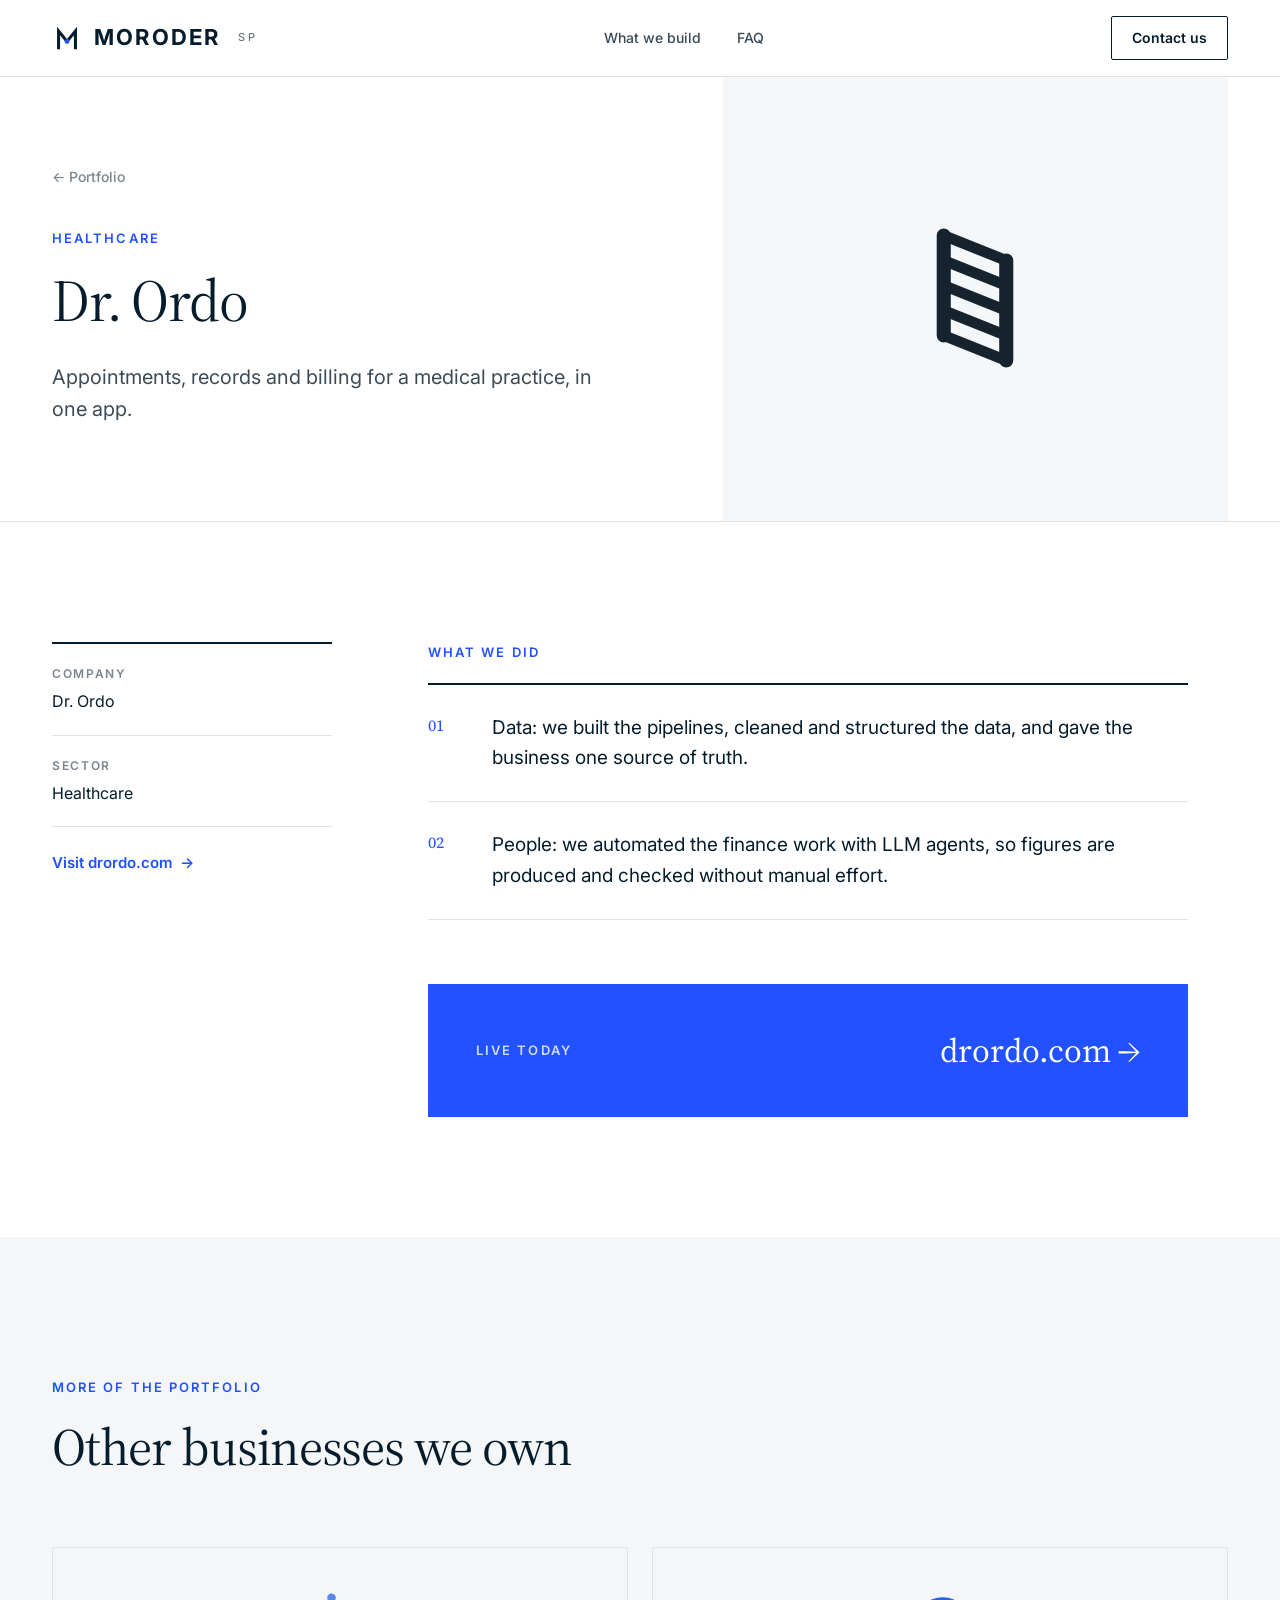
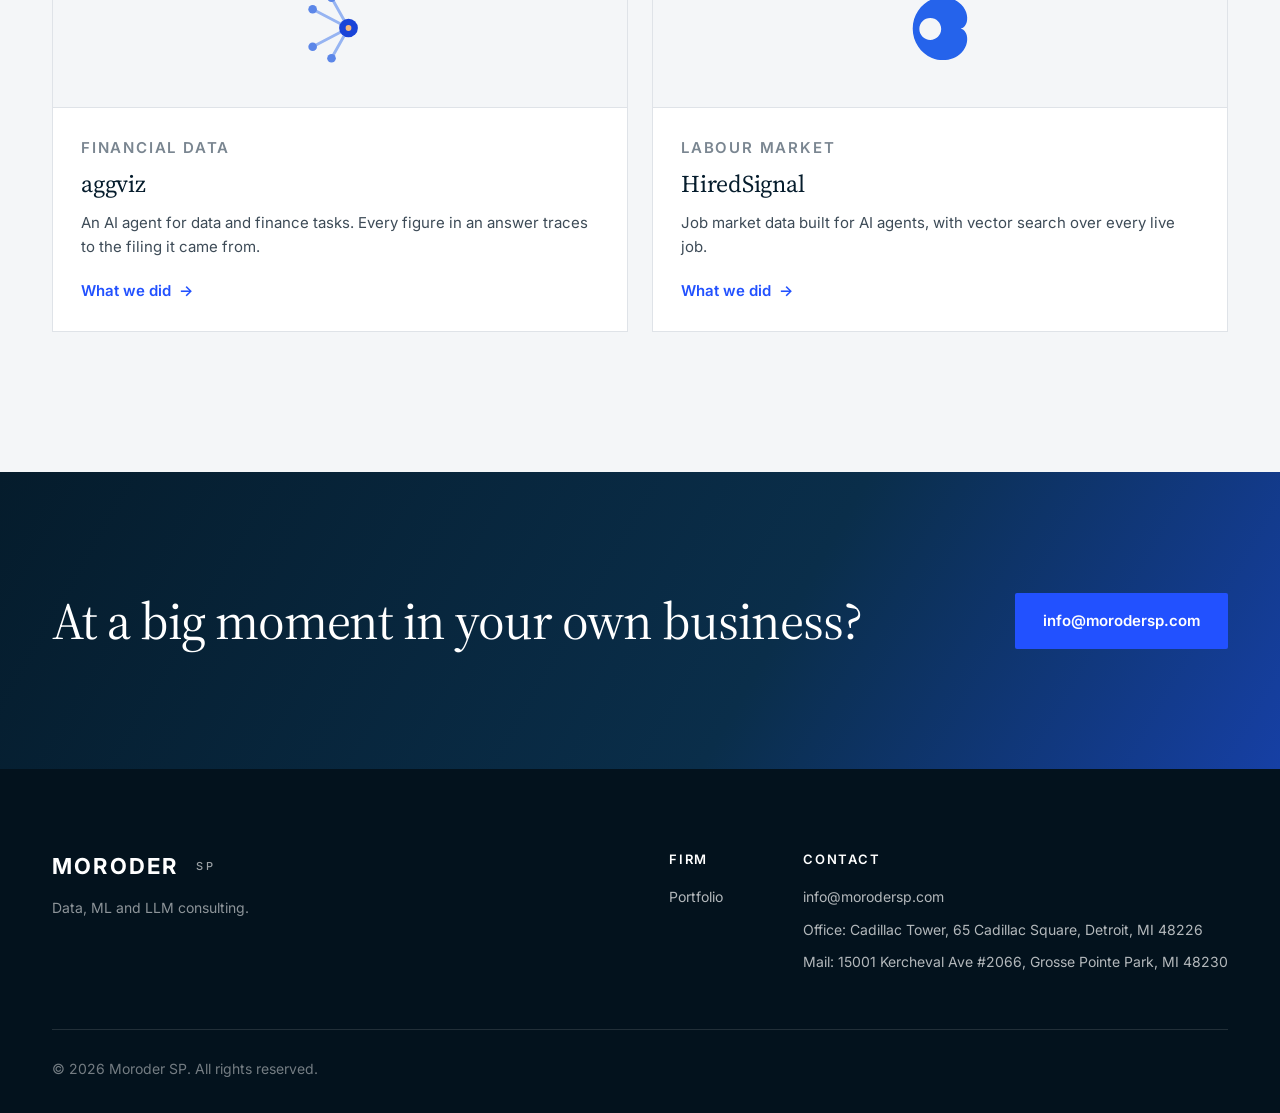
<file: work/dr-ordo/index.html>
<!DOCTYPE html><html lang="en"><head><meta charset="utf-8"><meta name="viewport" content="width=device-width, initial-scale=1"><title>Dr. Ordo | Moroder SP</title><meta name="description" content="Appointments, records and billing for a medical practice, in one app."><link rel="icon" href="/favicon.ico" sizes="48x48"><link rel="icon" href="/favicon.svg" type="image/svg+xml"><link rel="apple-touch-icon" href="/apple-touch-icon.png"><link rel="manifest" href="/site.webmanifest"><meta name="theme-color" content="#051c2c"><link rel="preconnect" href="https://fonts.googleapis.com"><link rel="preconnect" href="https://fonts.gstatic.com" crossorigin><link href="https://fonts.googleapis.com/css2?family=Inter:wght@400;500;600;700&family=Source+Serif+4:opsz,wght@8..60,400;8..60,500;8..60,600&display=swap" rel="stylesheet"><link rel="stylesheet" href="/_astro/Footer.BNx3MuON.css"><link rel="stylesheet" href="/_astro/_slug_.CcAeb28H.css"></head><body><header class="nav solid" id="nav" data-always-solid data-astro-cid-wpvy4v7s><div class="wrap nav-in" data-astro-cid-wpvy4v7s><a href="/" class="logo" aria-label="Moroder SP home" data-astro-cid-wpvy4v7s><svg viewBox="0 0 64 64" aria-hidden="true" data-astro-cid-wpvy4v7s><g transform="translate(0 3)" data-astro-cid-wpvy4v7s><polyline points="14,50 14,14 32,36.25 50,14 50,50" fill="none" stroke="currentColor" stroke-width="6.5" stroke-linejoin="miter" stroke-linecap="square" data-astro-cid-wpvy4v7s></polyline><circle cx="32" cy="36.25" r="5.2" fill="#2251ff" data-astro-cid-wpvy4v7s></circle></g></svg>MORODER<span data-astro-cid-wpvy4v7s>SP</span></a><nav class="links" data-astro-cid-wpvy4v7s><a href="/#what" data-astro-cid-wpvy4v7s>What we build</a><a href="/#faq" data-astro-cid-wpvy4v7s>FAQ</a></nav><a href="mailto:info@morodersp.com" class="nav-cta" data-astro-cid-wpvy4v7s>Contact us</a></div></header><script type="module">var e=document.getElementById(`nav`);if(e&&!e.hasAttribute(`data-always-solid`)){let t=()=>e.classList.toggle(`solid`,window.scrollY>window.innerHeight*.85);window.addEventListener(`scroll`,t,{passive:!0}),t()}</script><main data-astro-cid-pznzci7v><section class="case-hero" data-astro-cid-pznzci7v><div class="wrap case-hero-in" data-astro-cid-pznzci7v><div class="case-hero-text" data-astro-cid-pznzci7v><a href="/portfolio/" class="back" data-astro-cid-pznzci7v>← Portfolio</a><p class="eyebrow" data-astro-cid-pznzci7v>Healthcare</p><h1 data-astro-cid-pznzci7v>Dr. Ordo</h1><p class="case-lead-text" data-astro-cid-pznzci7v>Appointments, records and billing for a medical practice, in one app.</p></div><div class="case-hero-logo" data-astro-cid-pznzci7v><img src="/clients/dr-ordo.svg" alt="Dr. Ordo logo" width="200" height="200" data-astro-cid-pznzci7v></div></div></section><section class="case-content" data-astro-cid-pznzci7v><div class="wrap case-grid" data-astro-cid-pznzci7v><aside class="facts" data-astro-cid-pznzci7v><dl data-astro-cid-pznzci7v><div data-astro-cid-pznzci7v><dt data-astro-cid-pznzci7v>Company</dt><dd data-astro-cid-pznzci7v>Dr. Ordo</dd></div><div data-astro-cid-pznzci7v><dt data-astro-cid-pznzci7v>Sector</dt><dd data-astro-cid-pznzci7v>Healthcare</dd></div></dl><a href="https://drordo.com" target="_blank" rel="noopener" class="link-arrow" data-astro-cid-pznzci7v>Visit drordo.com <span data-astro-cid-pznzci7v>→</span></a></aside><article class="story" data-astro-cid-pznzci7v><section data-astro-cid-pznzci7v><p class="eyebrow" data-astro-cid-pznzci7v>What we did</p><ol class="approach" data-astro-cid-pznzci7v><li data-astro-cid-pznzci7v><span data-astro-cid-pznzci7v>01</span><p data-astro-cid-pznzci7v>Data: we built the pipelines, cleaned and structured the data, and gave the business one source of truth.</p></li><li data-astro-cid-pznzci7v><span data-astro-cid-pznzci7v>02</span><p data-astro-cid-pznzci7v>People: we automated the finance work with LLM agents, so figures are produced and checked without manual effort.</p></li></ol></section><a href="https://drordo.com" target="_blank" rel="noopener" class="live" data-astro-cid-pznzci7v><span class="eyebrow light" data-astro-cid-pznzci7v>Live today</span><span class="live-host" data-astro-cid-pznzci7v>drordo.com <span data-astro-cid-pznzci7v>→</span></span></a></article></div></section><section class="section soft" data-astro-cid-pznzci7v><div class="wrap" data-astro-cid-pznzci7v><div class="head" data-astro-cid-pznzci7v><p class="eyebrow" data-astro-cid-pznzci7v>More of the portfolio</p><h2 data-astro-cid-pznzci7v>Other businesses we own</h2></div><div class="more" data-astro-cid-pznzci7v><a href="/work/aggviz/" class="case" data-astro-cid-esvs7huh><div class="case-logo" data-astro-cid-esvs7huh><img src="/clients/aggviz.svg" alt="aggviz logo" width="72" height="72" data-astro-cid-esvs7huh></div><div class="case-body" data-astro-cid-esvs7huh><p class="case-meta" data-astro-cid-esvs7huh>Financial data</p><h3 data-astro-cid-esvs7huh>aggviz</h3><p data-astro-cid-esvs7huh>An AI agent for data and finance tasks. Every figure in an answer traces to the filing it came from.</p><span class="link-arrow" data-astro-cid-esvs7huh>What we did <span data-astro-cid-esvs7huh>→</span></span></div></a><a href="/work/hiredsignal/" class="case" data-astro-cid-esvs7huh><div class="case-logo" data-astro-cid-esvs7huh><img src="/clients/hiredsignal.svg" alt="HiredSignal logo" width="72" height="72" data-astro-cid-esvs7huh></div><div class="case-body" data-astro-cid-esvs7huh><p class="case-meta" data-astro-cid-esvs7huh>Labour market</p><h3 data-astro-cid-esvs7huh>HiredSignal</h3><p data-astro-cid-esvs7huh>Job market data built for AI agents, with vector search over every live job.</p><span class="link-arrow" data-astro-cid-esvs7huh>What we did <span data-astro-cid-esvs7huh>→</span></span></div></a></div></div></section><section class="cta" data-astro-cid-pznzci7v><div class="wrap cta-in" data-astro-cid-pznzci7v><h2 data-astro-cid-pznzci7v>At a big moment in your own business?</h2><a href="mailto:info@morodersp.com" class="btn btn-blue" data-astro-cid-pznzci7v>info@morodersp.com</a></div></section></main><footer class="foot" data-astro-cid-jo6i4kqk><div class="wrap" data-astro-cid-jo6i4kqk><div class="foot-top" data-astro-cid-jo6i4kqk><div data-astro-cid-jo6i4kqk><span class="logo" data-astro-cid-jo6i4kqk>MORODER<span data-astro-cid-jo6i4kqk>SP</span></span><p class="foot-tag" data-astro-cid-jo6i4kqk>Data, ML and LLM consulting.</p></div><div class="foot-cols" data-astro-cid-jo6i4kqk><div data-astro-cid-jo6i4kqk><h4 data-astro-cid-jo6i4kqk>Firm</h4><a href="/portfolio/" data-astro-cid-jo6i4kqk>Portfolio</a></div><div data-astro-cid-jo6i4kqk><h4 data-astro-cid-jo6i4kqk>Contact</h4><a href="mailto:info@morodersp.com" data-astro-cid-jo6i4kqk>info@morodersp.com</a><span data-astro-cid-jo6i4kqk>Office: Cadillac Tower, 65 Cadillac Square, Detroit, MI 48226</span><span data-astro-cid-jo6i4kqk>Mail: 15001 Kercheval Ave #2066, Grosse Pointe Park, MI 48230</span></div></div></div><div class="foot-bot" data-astro-cid-jo6i4kqk>© 2026 Moroder SP. All rights reserved.</div></div></footer></body></html>
</file>
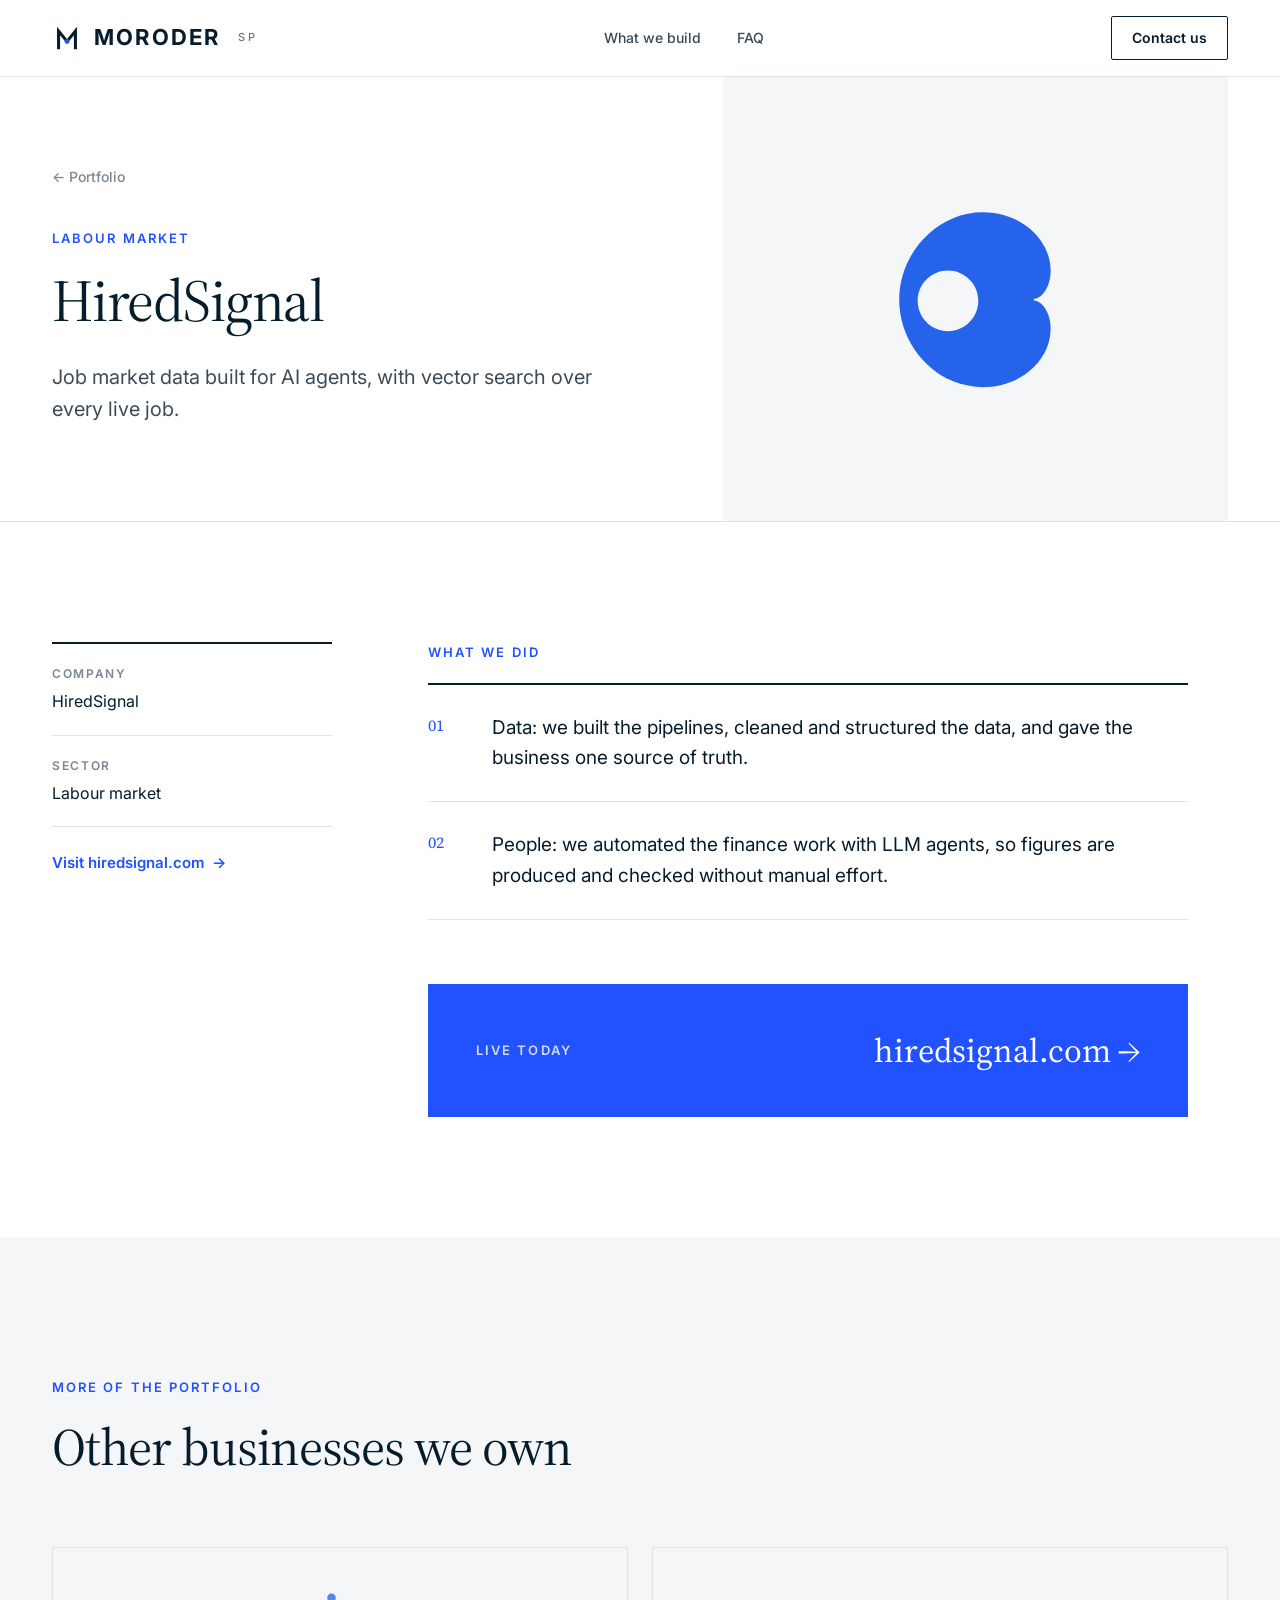
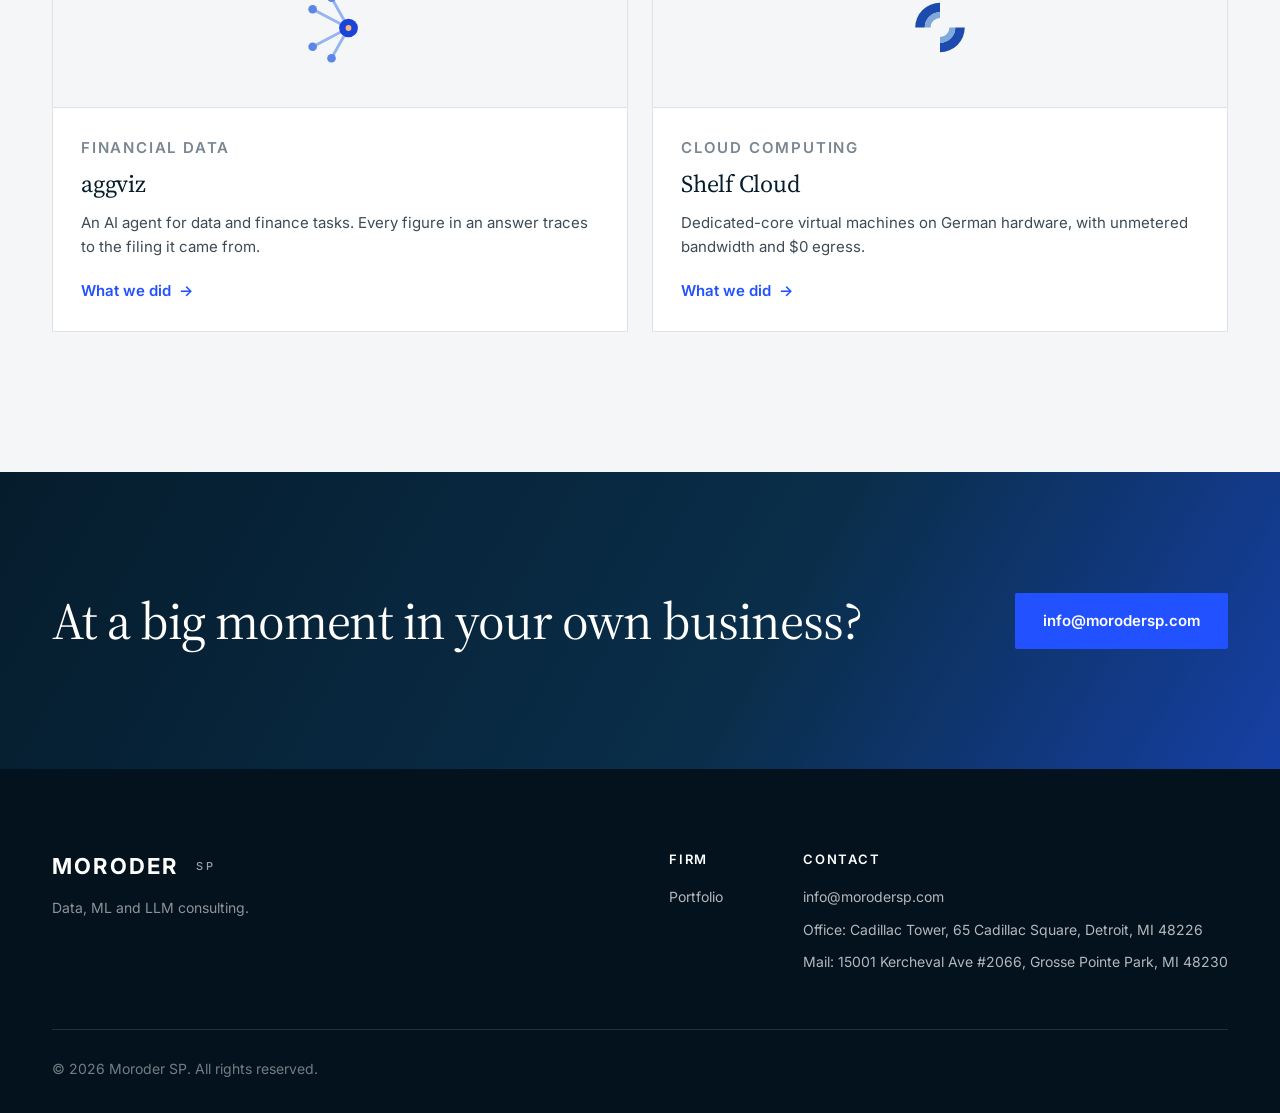
<file: work/hiredsignal/index.html>
<!DOCTYPE html><html lang="en"><head><meta charset="utf-8"><meta name="viewport" content="width=device-width, initial-scale=1"><title>HiredSignal | Moroder SP</title><meta name="description" content="Job market data built for AI agents, with vector search over every live job."><link rel="icon" href="/favicon.ico" sizes="48x48"><link rel="icon" href="/favicon.svg" type="image/svg+xml"><link rel="apple-touch-icon" href="/apple-touch-icon.png"><link rel="manifest" href="/site.webmanifest"><meta name="theme-color" content="#051c2c"><link rel="preconnect" href="https://fonts.googleapis.com"><link rel="preconnect" href="https://fonts.gstatic.com" crossorigin><link href="https://fonts.googleapis.com/css2?family=Inter:wght@400;500;600;700&family=Source+Serif+4:opsz,wght@8..60,400;8..60,500;8..60,600&display=swap" rel="stylesheet"><link rel="stylesheet" href="/_astro/Footer.BNx3MuON.css"><link rel="stylesheet" href="/_astro/_slug_.CcAeb28H.css"></head><body><header class="nav solid" id="nav" data-always-solid data-astro-cid-wpvy4v7s><div class="wrap nav-in" data-astro-cid-wpvy4v7s><a href="/" class="logo" aria-label="Moroder SP home" data-astro-cid-wpvy4v7s><svg viewBox="0 0 64 64" aria-hidden="true" data-astro-cid-wpvy4v7s><g transform="translate(0 3)" data-astro-cid-wpvy4v7s><polyline points="14,50 14,14 32,36.25 50,14 50,50" fill="none" stroke="currentColor" stroke-width="6.5" stroke-linejoin="miter" stroke-linecap="square" data-astro-cid-wpvy4v7s></polyline><circle cx="32" cy="36.25" r="5.2" fill="#2251ff" data-astro-cid-wpvy4v7s></circle></g></svg>MORODER<span data-astro-cid-wpvy4v7s>SP</span></a><nav class="links" data-astro-cid-wpvy4v7s><a href="/#what" data-astro-cid-wpvy4v7s>What we build</a><a href="/#faq" data-astro-cid-wpvy4v7s>FAQ</a></nav><a href="mailto:info@morodersp.com" class="nav-cta" data-astro-cid-wpvy4v7s>Contact us</a></div></header><script type="module">var e=document.getElementById(`nav`);if(e&&!e.hasAttribute(`data-always-solid`)){let t=()=>e.classList.toggle(`solid`,window.scrollY>window.innerHeight*.85);window.addEventListener(`scroll`,t,{passive:!0}),t()}</script><main data-astro-cid-pznzci7v><section class="case-hero" data-astro-cid-pznzci7v><div class="wrap case-hero-in" data-astro-cid-pznzci7v><div class="case-hero-text" data-astro-cid-pznzci7v><a href="/portfolio/" class="back" data-astro-cid-pznzci7v>← Portfolio</a><p class="eyebrow" data-astro-cid-pznzci7v>Labour market</p><h1 data-astro-cid-pznzci7v>HiredSignal</h1><p class="case-lead-text" data-astro-cid-pznzci7v>Job market data built for AI agents, with vector search over every live job.</p></div><div class="case-hero-logo" data-astro-cid-pznzci7v><img src="/clients/hiredsignal.svg" alt="HiredSignal logo" width="200" height="200" data-astro-cid-pznzci7v></div></div></section><section class="case-content" data-astro-cid-pznzci7v><div class="wrap case-grid" data-astro-cid-pznzci7v><aside class="facts" data-astro-cid-pznzci7v><dl data-astro-cid-pznzci7v><div data-astro-cid-pznzci7v><dt data-astro-cid-pznzci7v>Company</dt><dd data-astro-cid-pznzci7v>HiredSignal</dd></div><div data-astro-cid-pznzci7v><dt data-astro-cid-pznzci7v>Sector</dt><dd data-astro-cid-pznzci7v>Labour market</dd></div></dl><a href="https://hiredsignal.com" target="_blank" rel="noopener" class="link-arrow" data-astro-cid-pznzci7v>Visit hiredsignal.com <span data-astro-cid-pznzci7v>→</span></a></aside><article class="story" data-astro-cid-pznzci7v><section data-astro-cid-pznzci7v><p class="eyebrow" data-astro-cid-pznzci7v>What we did</p><ol class="approach" data-astro-cid-pznzci7v><li data-astro-cid-pznzci7v><span data-astro-cid-pznzci7v>01</span><p data-astro-cid-pznzci7v>Data: we built the pipelines, cleaned and structured the data, and gave the business one source of truth.</p></li><li data-astro-cid-pznzci7v><span data-astro-cid-pznzci7v>02</span><p data-astro-cid-pznzci7v>People: we automated the finance work with LLM agents, so figures are produced and checked without manual effort.</p></li></ol></section><a href="https://hiredsignal.com" target="_blank" rel="noopener" class="live" data-astro-cid-pznzci7v><span class="eyebrow light" data-astro-cid-pznzci7v>Live today</span><span class="live-host" data-astro-cid-pznzci7v>hiredsignal.com <span data-astro-cid-pznzci7v>→</span></span></a></article></div></section><section class="section soft" data-astro-cid-pznzci7v><div class="wrap" data-astro-cid-pznzci7v><div class="head" data-astro-cid-pznzci7v><p class="eyebrow" data-astro-cid-pznzci7v>More of the portfolio</p><h2 data-astro-cid-pznzci7v>Other businesses we own</h2></div><div class="more" data-astro-cid-pznzci7v><a href="/work/aggviz/" class="case" data-astro-cid-esvs7huh><div class="case-logo" data-astro-cid-esvs7huh><img src="/clients/aggviz.svg" alt="aggviz logo" width="72" height="72" data-astro-cid-esvs7huh></div><div class="case-body" data-astro-cid-esvs7huh><p class="case-meta" data-astro-cid-esvs7huh>Financial data</p><h3 data-astro-cid-esvs7huh>aggviz</h3><p data-astro-cid-esvs7huh>An AI agent for data and finance tasks. Every figure in an answer traces to the filing it came from.</p><span class="link-arrow" data-astro-cid-esvs7huh>What we did <span data-astro-cid-esvs7huh>→</span></span></div></a><a href="/work/shelf-cloud/" class="case" data-astro-cid-esvs7huh><div class="case-logo" data-astro-cid-esvs7huh><img src="/clients/shelf-cloud.svg" alt="Shelf Cloud logo" width="72" height="72" data-astro-cid-esvs7huh></div><div class="case-body" data-astro-cid-esvs7huh><p class="case-meta" data-astro-cid-esvs7huh>Cloud computing</p><h3 data-astro-cid-esvs7huh>Shelf Cloud</h3><p data-astro-cid-esvs7huh>Dedicated-core virtual machines on German hardware, with unmetered bandwidth and $0 egress.</p><span class="link-arrow" data-astro-cid-esvs7huh>What we did <span data-astro-cid-esvs7huh>→</span></span></div></a></div></div></section><section class="cta" data-astro-cid-pznzci7v><div class="wrap cta-in" data-astro-cid-pznzci7v><h2 data-astro-cid-pznzci7v>At a big moment in your own business?</h2><a href="mailto:info@morodersp.com" class="btn btn-blue" data-astro-cid-pznzci7v>info@morodersp.com</a></div></section></main><footer class="foot" data-astro-cid-jo6i4kqk><div class="wrap" data-astro-cid-jo6i4kqk><div class="foot-top" data-astro-cid-jo6i4kqk><div data-astro-cid-jo6i4kqk><span class="logo" data-astro-cid-jo6i4kqk>MORODER<span data-astro-cid-jo6i4kqk>SP</span></span><p class="foot-tag" data-astro-cid-jo6i4kqk>Data, ML and LLM consulting.</p></div><div class="foot-cols" data-astro-cid-jo6i4kqk><div data-astro-cid-jo6i4kqk><h4 data-astro-cid-jo6i4kqk>Firm</h4><a href="/portfolio/" data-astro-cid-jo6i4kqk>Portfolio</a></div><div data-astro-cid-jo6i4kqk><h4 data-astro-cid-jo6i4kqk>Contact</h4><a href="mailto:info@morodersp.com" data-astro-cid-jo6i4kqk>info@morodersp.com</a><span data-astro-cid-jo6i4kqk>Office: Cadillac Tower, 65 Cadillac Square, Detroit, MI 48226</span><span data-astro-cid-jo6i4kqk>Mail: 15001 Kercheval Ave #2066, Grosse Pointe Park, MI 48230</span></div></div></div><div class="foot-bot" data-astro-cid-jo6i4kqk>© 2026 Moroder SP. All rights reserved.</div></div></footer></body></html>
</file>
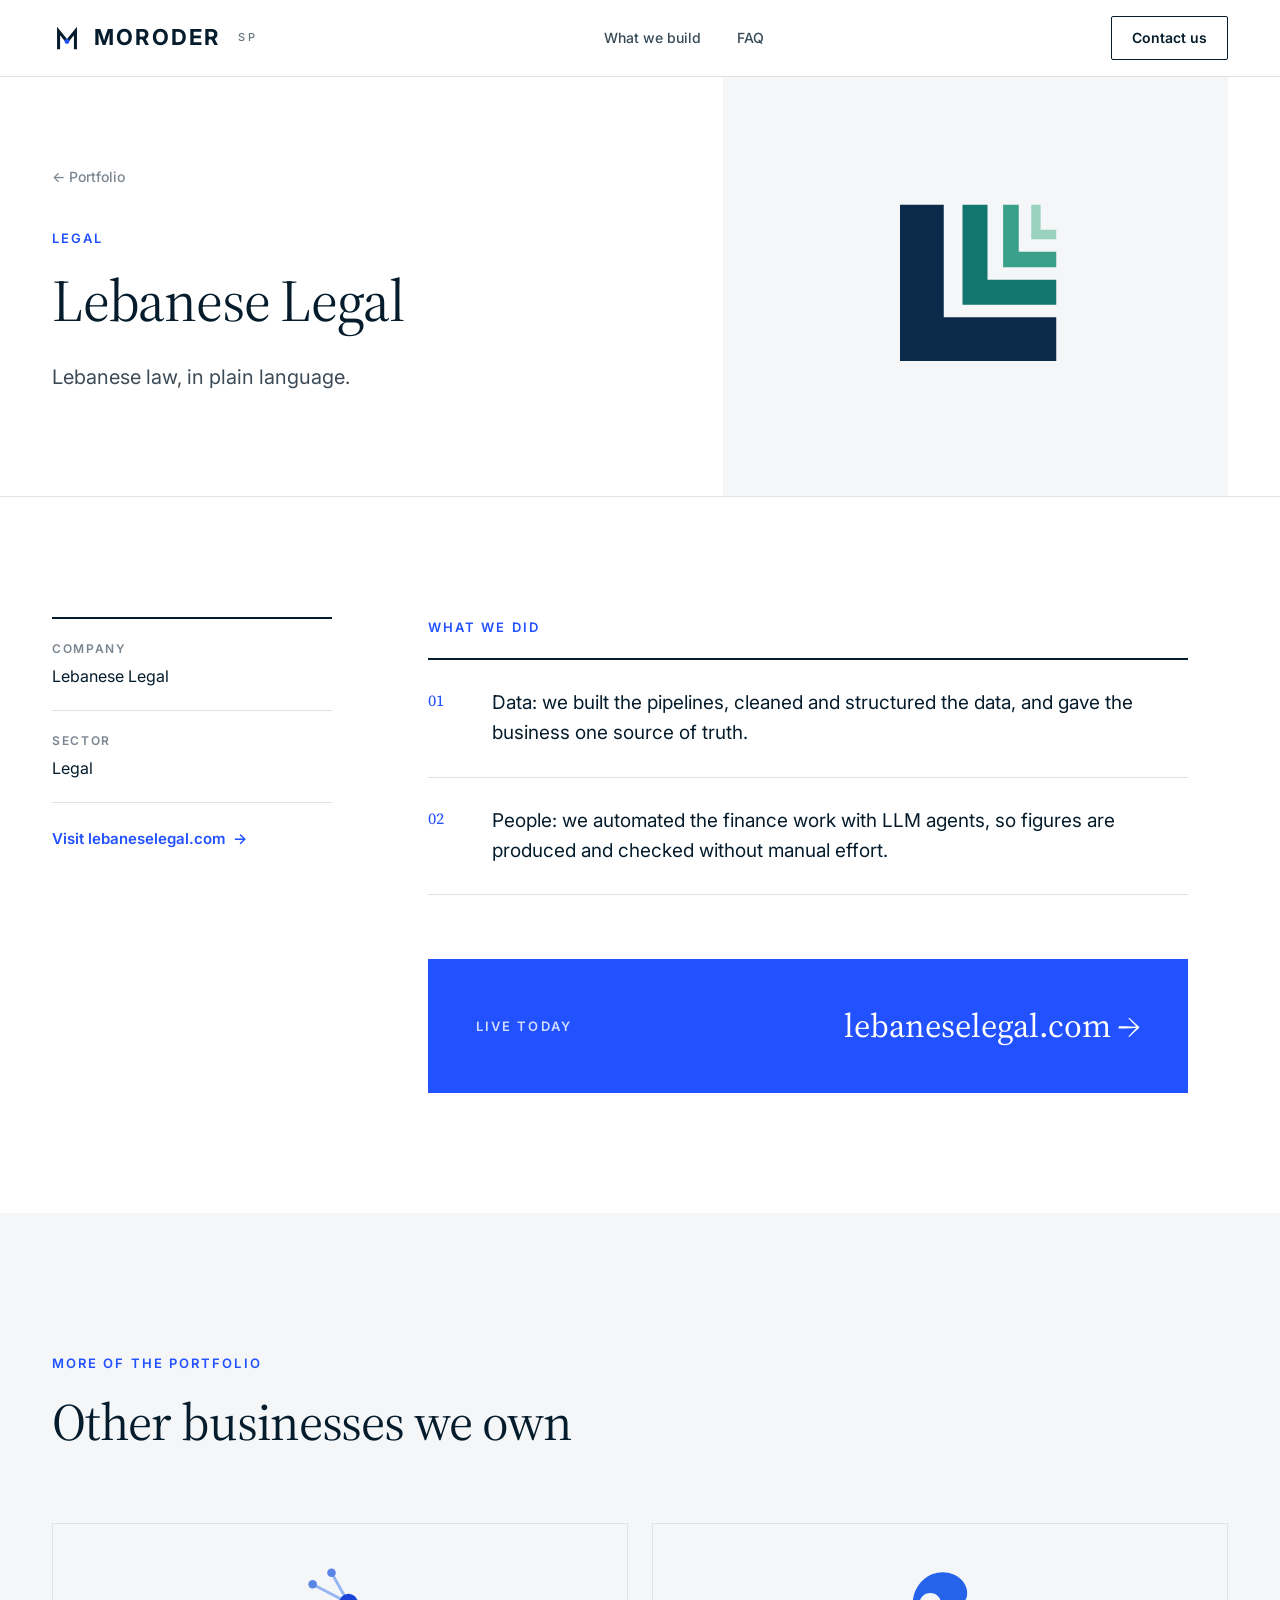
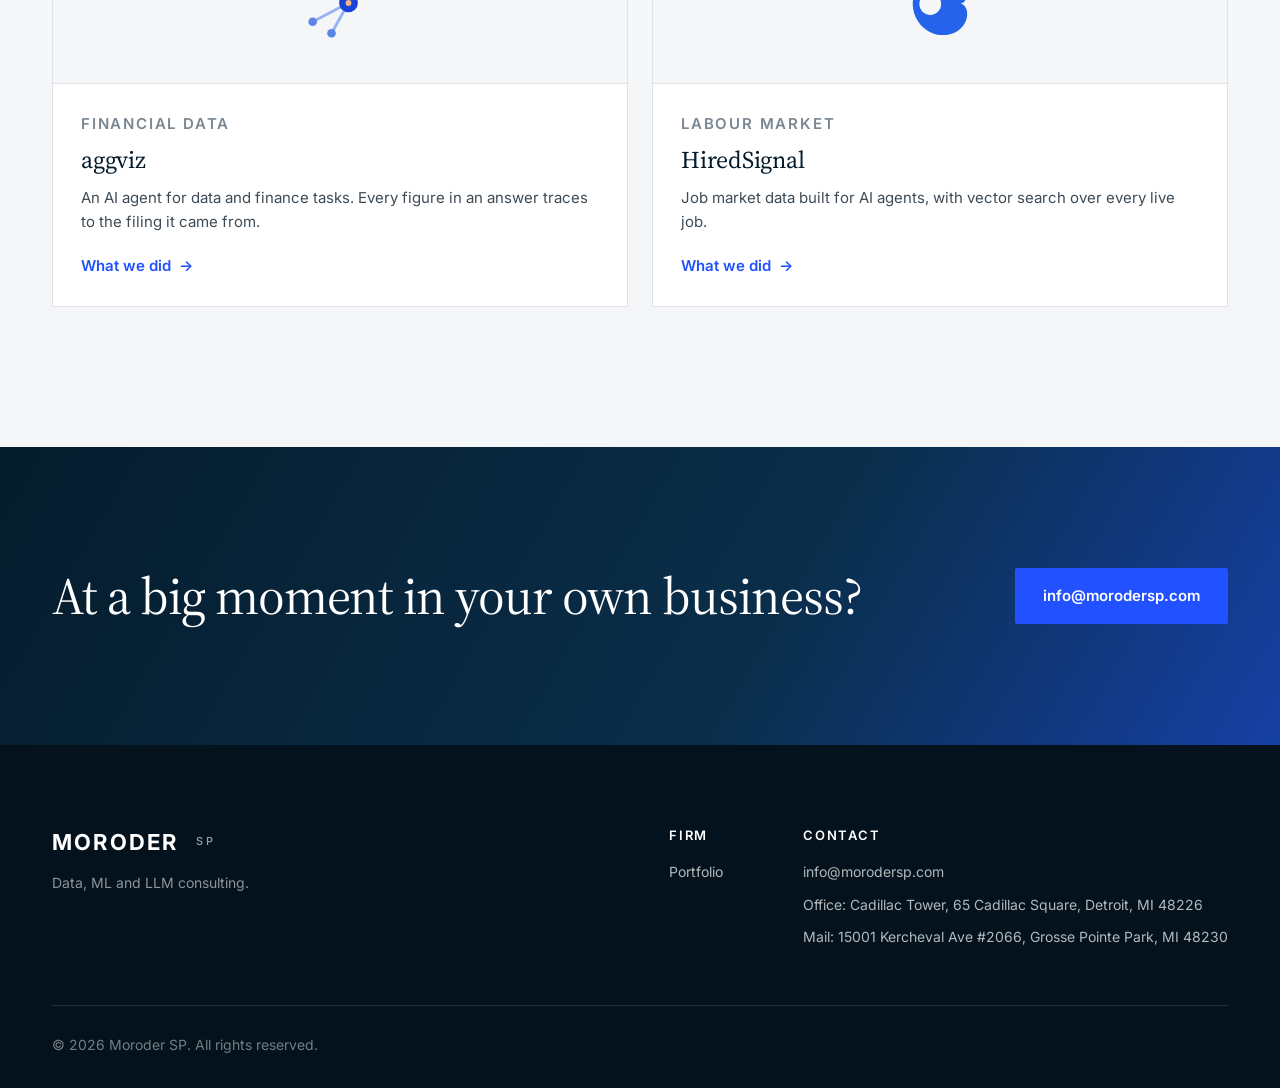
<file: work/lebanese-legal/index.html>
<!DOCTYPE html><html lang="en"><head><meta charset="utf-8"><meta name="viewport" content="width=device-width, initial-scale=1"><title>Lebanese Legal | Moroder SP</title><meta name="description" content="Lebanese law, in plain language."><link rel="icon" href="/favicon.ico" sizes="48x48"><link rel="icon" href="/favicon.svg" type="image/svg+xml"><link rel="apple-touch-icon" href="/apple-touch-icon.png"><link rel="manifest" href="/site.webmanifest"><meta name="theme-color" content="#051c2c"><link rel="preconnect" href="https://fonts.googleapis.com"><link rel="preconnect" href="https://fonts.gstatic.com" crossorigin><link href="https://fonts.googleapis.com/css2?family=Inter:wght@400;500;600;700&family=Source+Serif+4:opsz,wght@8..60,400;8..60,500;8..60,600&display=swap" rel="stylesheet"><link rel="stylesheet" href="/_astro/Footer.BNx3MuON.css"><link rel="stylesheet" href="/_astro/_slug_.CcAeb28H.css"></head><body><header class="nav solid" id="nav" data-always-solid data-astro-cid-wpvy4v7s><div class="wrap nav-in" data-astro-cid-wpvy4v7s><a href="/" class="logo" aria-label="Moroder SP home" data-astro-cid-wpvy4v7s><svg viewBox="0 0 64 64" aria-hidden="true" data-astro-cid-wpvy4v7s><g transform="translate(0 3)" data-astro-cid-wpvy4v7s><polyline points="14,50 14,14 32,36.25 50,14 50,50" fill="none" stroke="currentColor" stroke-width="6.5" stroke-linejoin="miter" stroke-linecap="square" data-astro-cid-wpvy4v7s></polyline><circle cx="32" cy="36.25" r="5.2" fill="#2251ff" data-astro-cid-wpvy4v7s></circle></g></svg>MORODER<span data-astro-cid-wpvy4v7s>SP</span></a><nav class="links" data-astro-cid-wpvy4v7s><a href="/#what" data-astro-cid-wpvy4v7s>What we build</a><a href="/#faq" data-astro-cid-wpvy4v7s>FAQ</a></nav><a href="mailto:info@morodersp.com" class="nav-cta" data-astro-cid-wpvy4v7s>Contact us</a></div></header><script type="module">var e=document.getElementById(`nav`);if(e&&!e.hasAttribute(`data-always-solid`)){let t=()=>e.classList.toggle(`solid`,window.scrollY>window.innerHeight*.85);window.addEventListener(`scroll`,t,{passive:!0}),t()}</script><main data-astro-cid-pznzci7v><section class="case-hero" data-astro-cid-pznzci7v><div class="wrap case-hero-in" data-astro-cid-pznzci7v><div class="case-hero-text" data-astro-cid-pznzci7v><a href="/portfolio/" class="back" data-astro-cid-pznzci7v>← Portfolio</a><p class="eyebrow" data-astro-cid-pznzci7v>Legal</p><h1 data-astro-cid-pznzci7v>Lebanese Legal</h1><p class="case-lead-text" data-astro-cid-pznzci7v>Lebanese law, in plain language.</p></div><div class="case-hero-logo" data-astro-cid-pznzci7v><img src="/clients/lebanese-legal.svg" alt="Lebanese Legal logo" width="200" height="200" data-astro-cid-pznzci7v></div></div></section><section class="case-content" data-astro-cid-pznzci7v><div class="wrap case-grid" data-astro-cid-pznzci7v><aside class="facts" data-astro-cid-pznzci7v><dl data-astro-cid-pznzci7v><div data-astro-cid-pznzci7v><dt data-astro-cid-pznzci7v>Company</dt><dd data-astro-cid-pznzci7v>Lebanese Legal</dd></div><div data-astro-cid-pznzci7v><dt data-astro-cid-pznzci7v>Sector</dt><dd data-astro-cid-pznzci7v>Legal</dd></div></dl><a href="https://lebaneselegal.com" target="_blank" rel="noopener" class="link-arrow" data-astro-cid-pznzci7v>Visit lebaneselegal.com <span data-astro-cid-pznzci7v>→</span></a></aside><article class="story" data-astro-cid-pznzci7v><section data-astro-cid-pznzci7v><p class="eyebrow" data-astro-cid-pznzci7v>What we did</p><ol class="approach" data-astro-cid-pznzci7v><li data-astro-cid-pznzci7v><span data-astro-cid-pznzci7v>01</span><p data-astro-cid-pznzci7v>Data: we built the pipelines, cleaned and structured the data, and gave the business one source of truth.</p></li><li data-astro-cid-pznzci7v><span data-astro-cid-pznzci7v>02</span><p data-astro-cid-pznzci7v>People: we automated the finance work with LLM agents, so figures are produced and checked without manual effort.</p></li></ol></section><a href="https://lebaneselegal.com" target="_blank" rel="noopener" class="live" data-astro-cid-pznzci7v><span class="eyebrow light" data-astro-cid-pznzci7v>Live today</span><span class="live-host" data-astro-cid-pznzci7v>lebaneselegal.com <span data-astro-cid-pznzci7v>→</span></span></a></article></div></section><section class="section soft" data-astro-cid-pznzci7v><div class="wrap" data-astro-cid-pznzci7v><div class="head" data-astro-cid-pznzci7v><p class="eyebrow" data-astro-cid-pznzci7v>More of the portfolio</p><h2 data-astro-cid-pznzci7v>Other businesses we own</h2></div><div class="more" data-astro-cid-pznzci7v><a href="/work/aggviz/" class="case" data-astro-cid-esvs7huh><div class="case-logo" data-astro-cid-esvs7huh><img src="/clients/aggviz.svg" alt="aggviz logo" width="72" height="72" data-astro-cid-esvs7huh></div><div class="case-body" data-astro-cid-esvs7huh><p class="case-meta" data-astro-cid-esvs7huh>Financial data</p><h3 data-astro-cid-esvs7huh>aggviz</h3><p data-astro-cid-esvs7huh>An AI agent for data and finance tasks. Every figure in an answer traces to the filing it came from.</p><span class="link-arrow" data-astro-cid-esvs7huh>What we did <span data-astro-cid-esvs7huh>→</span></span></div></a><a href="/work/hiredsignal/" class="case" data-astro-cid-esvs7huh><div class="case-logo" data-astro-cid-esvs7huh><img src="/clients/hiredsignal.svg" alt="HiredSignal logo" width="72" height="72" data-astro-cid-esvs7huh></div><div class="case-body" data-astro-cid-esvs7huh><p class="case-meta" data-astro-cid-esvs7huh>Labour market</p><h3 data-astro-cid-esvs7huh>HiredSignal</h3><p data-astro-cid-esvs7huh>Job market data built for AI agents, with vector search over every live job.</p><span class="link-arrow" data-astro-cid-esvs7huh>What we did <span data-astro-cid-esvs7huh>→</span></span></div></a></div></div></section><section class="cta" data-astro-cid-pznzci7v><div class="wrap cta-in" data-astro-cid-pznzci7v><h2 data-astro-cid-pznzci7v>At a big moment in your own business?</h2><a href="mailto:info@morodersp.com" class="btn btn-blue" data-astro-cid-pznzci7v>info@morodersp.com</a></div></section></main><footer class="foot" data-astro-cid-jo6i4kqk><div class="wrap" data-astro-cid-jo6i4kqk><div class="foot-top" data-astro-cid-jo6i4kqk><div data-astro-cid-jo6i4kqk><span class="logo" data-astro-cid-jo6i4kqk>MORODER<span data-astro-cid-jo6i4kqk>SP</span></span><p class="foot-tag" data-astro-cid-jo6i4kqk>Data, ML and LLM consulting.</p></div><div class="foot-cols" data-astro-cid-jo6i4kqk><div data-astro-cid-jo6i4kqk><h4 data-astro-cid-jo6i4kqk>Firm</h4><a href="/portfolio/" data-astro-cid-jo6i4kqk>Portfolio</a></div><div data-astro-cid-jo6i4kqk><h4 data-astro-cid-jo6i4kqk>Contact</h4><a href="mailto:info@morodersp.com" data-astro-cid-jo6i4kqk>info@morodersp.com</a><span data-astro-cid-jo6i4kqk>Office: Cadillac Tower, 65 Cadillac Square, Detroit, MI 48226</span><span data-astro-cid-jo6i4kqk>Mail: 15001 Kercheval Ave #2066, Grosse Pointe Park, MI 48230</span></div></div></div><div class="foot-bot" data-astro-cid-jo6i4kqk>© 2026 Moroder SP. All rights reserved.</div></div></footer></body></html>
</file>
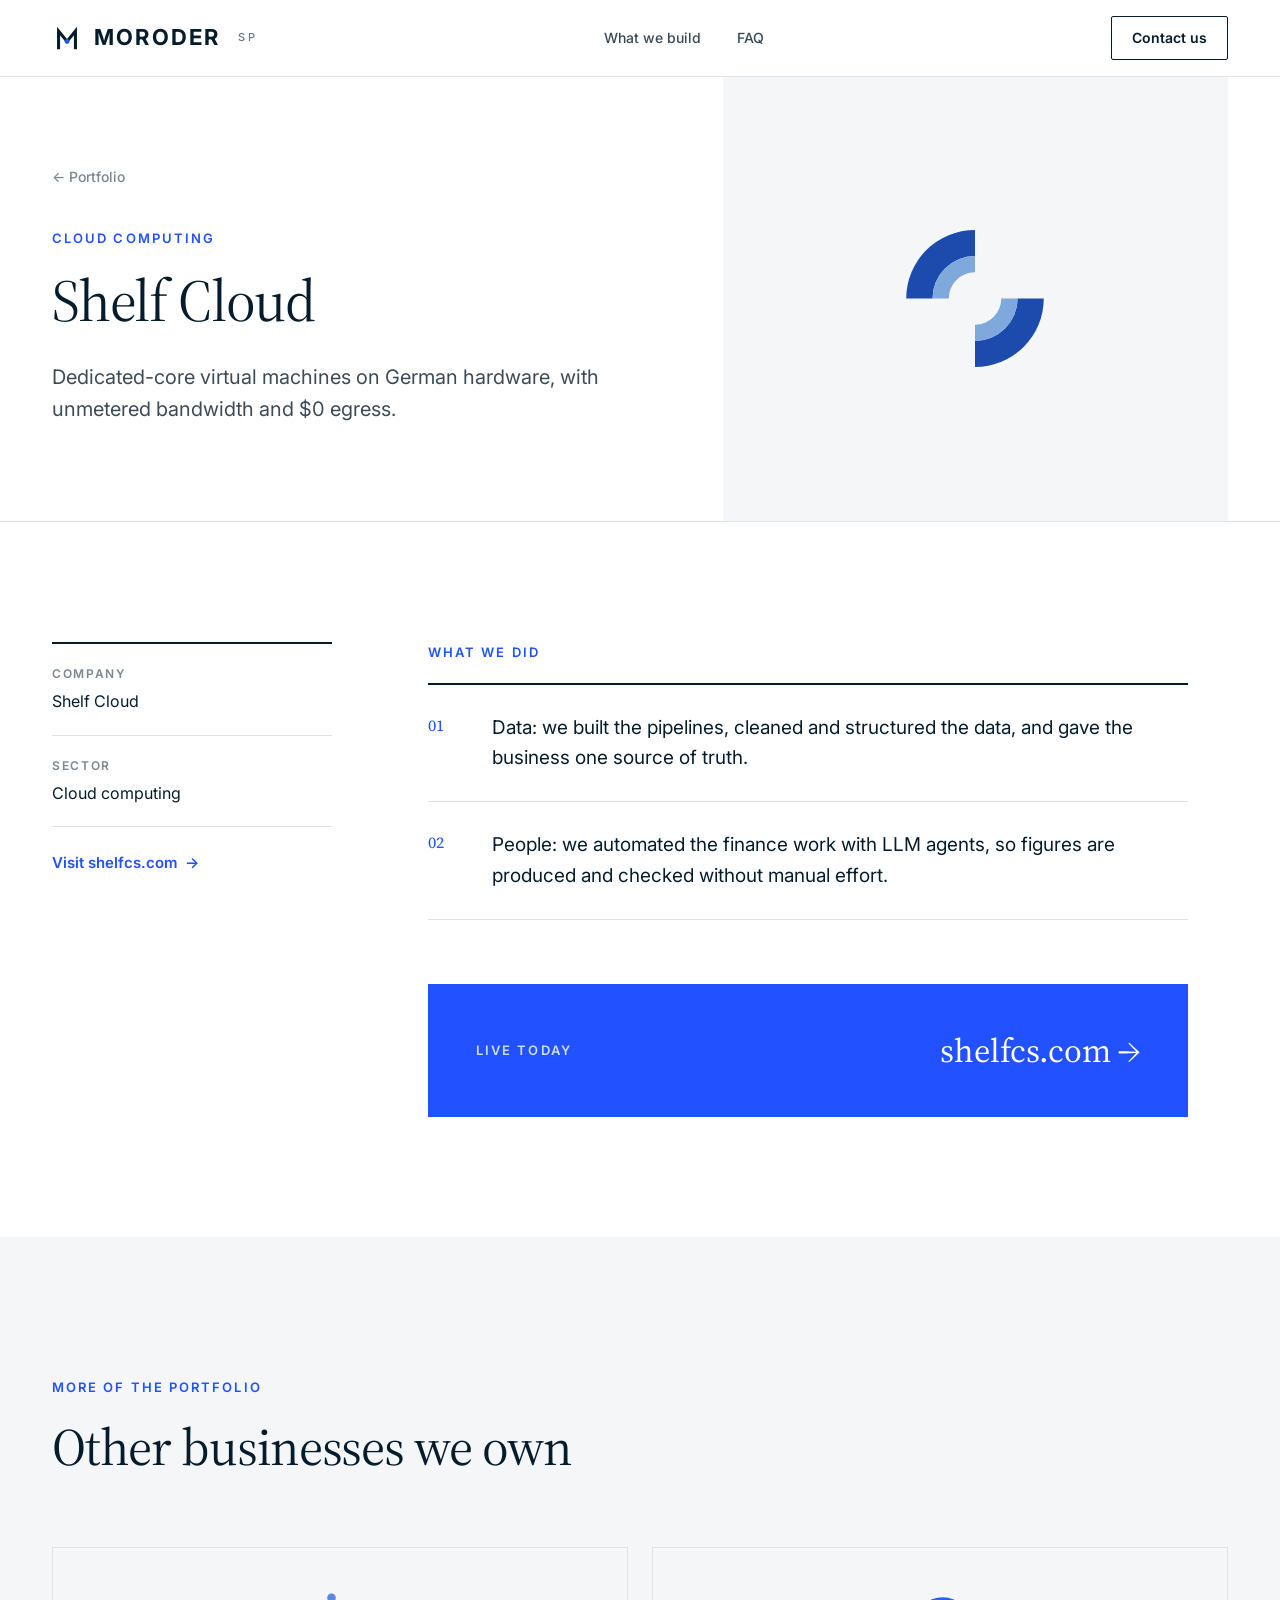
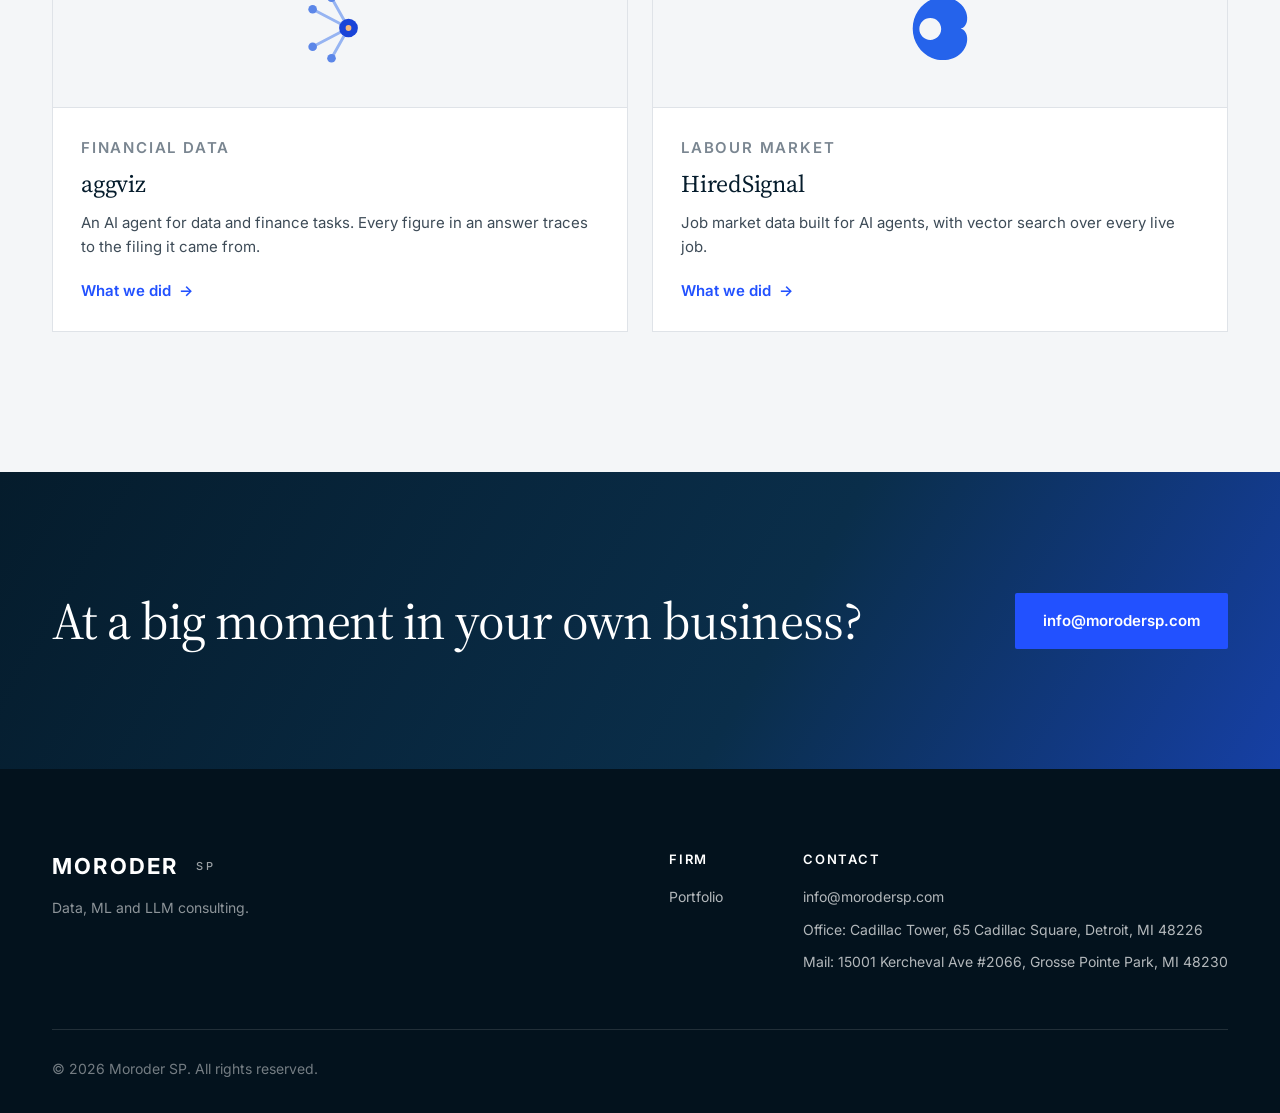
<file: work/shelf-cloud/index.html>
<!DOCTYPE html><html lang="en"><head><meta charset="utf-8"><meta name="viewport" content="width=device-width, initial-scale=1"><title>Shelf Cloud | Moroder SP</title><meta name="description" content="Dedicated-core virtual machines on German hardware, with unmetered bandwidth and $0 egress."><link rel="icon" href="/favicon.ico" sizes="48x48"><link rel="icon" href="/favicon.svg" type="image/svg+xml"><link rel="apple-touch-icon" href="/apple-touch-icon.png"><link rel="manifest" href="/site.webmanifest"><meta name="theme-color" content="#051c2c"><link rel="preconnect" href="https://fonts.googleapis.com"><link rel="preconnect" href="https://fonts.gstatic.com" crossorigin><link href="https://fonts.googleapis.com/css2?family=Inter:wght@400;500;600;700&family=Source+Serif+4:opsz,wght@8..60,400;8..60,500;8..60,600&display=swap" rel="stylesheet"><link rel="stylesheet" href="/_astro/Footer.BNx3MuON.css"><link rel="stylesheet" href="/_astro/_slug_.CcAeb28H.css"></head><body><header class="nav solid" id="nav" data-always-solid data-astro-cid-wpvy4v7s><div class="wrap nav-in" data-astro-cid-wpvy4v7s><a href="/" class="logo" aria-label="Moroder SP home" data-astro-cid-wpvy4v7s><svg viewBox="0 0 64 64" aria-hidden="true" data-astro-cid-wpvy4v7s><g transform="translate(0 3)" data-astro-cid-wpvy4v7s><polyline points="14,50 14,14 32,36.25 50,14 50,50" fill="none" stroke="currentColor" stroke-width="6.5" stroke-linejoin="miter" stroke-linecap="square" data-astro-cid-wpvy4v7s></polyline><circle cx="32" cy="36.25" r="5.2" fill="#2251ff" data-astro-cid-wpvy4v7s></circle></g></svg>MORODER<span data-astro-cid-wpvy4v7s>SP</span></a><nav class="links" data-astro-cid-wpvy4v7s><a href="/#what" data-astro-cid-wpvy4v7s>What we build</a><a href="/#faq" data-astro-cid-wpvy4v7s>FAQ</a></nav><a href="mailto:info@morodersp.com" class="nav-cta" data-astro-cid-wpvy4v7s>Contact us</a></div></header><script type="module">var e=document.getElementById(`nav`);if(e&&!e.hasAttribute(`data-always-solid`)){let t=()=>e.classList.toggle(`solid`,window.scrollY>window.innerHeight*.85);window.addEventListener(`scroll`,t,{passive:!0}),t()}</script><main data-astro-cid-pznzci7v><section class="case-hero" data-astro-cid-pznzci7v><div class="wrap case-hero-in" data-astro-cid-pznzci7v><div class="case-hero-text" data-astro-cid-pznzci7v><a href="/portfolio/" class="back" data-astro-cid-pznzci7v>← Portfolio</a><p class="eyebrow" data-astro-cid-pznzci7v>Cloud computing</p><h1 data-astro-cid-pznzci7v>Shelf Cloud</h1><p class="case-lead-text" data-astro-cid-pznzci7v>Dedicated-core virtual machines on German hardware, with unmetered bandwidth and $0 egress.</p></div><div class="case-hero-logo" data-astro-cid-pznzci7v><img src="/clients/shelf-cloud.svg" alt="Shelf Cloud logo" width="200" height="200" data-astro-cid-pznzci7v></div></div></section><section class="case-content" data-astro-cid-pznzci7v><div class="wrap case-grid" data-astro-cid-pznzci7v><aside class="facts" data-astro-cid-pznzci7v><dl data-astro-cid-pznzci7v><div data-astro-cid-pznzci7v><dt data-astro-cid-pznzci7v>Company</dt><dd data-astro-cid-pznzci7v>Shelf Cloud</dd></div><div data-astro-cid-pznzci7v><dt data-astro-cid-pznzci7v>Sector</dt><dd data-astro-cid-pznzci7v>Cloud computing</dd></div></dl><a href="https://shelfcs.com" target="_blank" rel="noopener" class="link-arrow" data-astro-cid-pznzci7v>Visit shelfcs.com <span data-astro-cid-pznzci7v>→</span></a></aside><article class="story" data-astro-cid-pznzci7v><section data-astro-cid-pznzci7v><p class="eyebrow" data-astro-cid-pznzci7v>What we did</p><ol class="approach" data-astro-cid-pznzci7v><li data-astro-cid-pznzci7v><span data-astro-cid-pznzci7v>01</span><p data-astro-cid-pznzci7v>Data: we built the pipelines, cleaned and structured the data, and gave the business one source of truth.</p></li><li data-astro-cid-pznzci7v><span data-astro-cid-pznzci7v>02</span><p data-astro-cid-pznzci7v>People: we automated the finance work with LLM agents, so figures are produced and checked without manual effort.</p></li></ol></section><a href="https://shelfcs.com" target="_blank" rel="noopener" class="live" data-astro-cid-pznzci7v><span class="eyebrow light" data-astro-cid-pznzci7v>Live today</span><span class="live-host" data-astro-cid-pznzci7v>shelfcs.com <span data-astro-cid-pznzci7v>→</span></span></a></article></div></section><section class="section soft" data-astro-cid-pznzci7v><div class="wrap" data-astro-cid-pznzci7v><div class="head" data-astro-cid-pznzci7v><p class="eyebrow" data-astro-cid-pznzci7v>More of the portfolio</p><h2 data-astro-cid-pznzci7v>Other businesses we own</h2></div><div class="more" data-astro-cid-pznzci7v><a href="/work/aggviz/" class="case" data-astro-cid-esvs7huh><div class="case-logo" data-astro-cid-esvs7huh><img src="/clients/aggviz.svg" alt="aggviz logo" width="72" height="72" data-astro-cid-esvs7huh></div><div class="case-body" data-astro-cid-esvs7huh><p class="case-meta" data-astro-cid-esvs7huh>Financial data</p><h3 data-astro-cid-esvs7huh>aggviz</h3><p data-astro-cid-esvs7huh>An AI agent for data and finance tasks. Every figure in an answer traces to the filing it came from.</p><span class="link-arrow" data-astro-cid-esvs7huh>What we did <span data-astro-cid-esvs7huh>→</span></span></div></a><a href="/work/hiredsignal/" class="case" data-astro-cid-esvs7huh><div class="case-logo" data-astro-cid-esvs7huh><img src="/clients/hiredsignal.svg" alt="HiredSignal logo" width="72" height="72" data-astro-cid-esvs7huh></div><div class="case-body" data-astro-cid-esvs7huh><p class="case-meta" data-astro-cid-esvs7huh>Labour market</p><h3 data-astro-cid-esvs7huh>HiredSignal</h3><p data-astro-cid-esvs7huh>Job market data built for AI agents, with vector search over every live job.</p><span class="link-arrow" data-astro-cid-esvs7huh>What we did <span data-astro-cid-esvs7huh>→</span></span></div></a></div></div></section><section class="cta" data-astro-cid-pznzci7v><div class="wrap cta-in" data-astro-cid-pznzci7v><h2 data-astro-cid-pznzci7v>At a big moment in your own business?</h2><a href="mailto:info@morodersp.com" class="btn btn-blue" data-astro-cid-pznzci7v>info@morodersp.com</a></div></section></main><footer class="foot" data-astro-cid-jo6i4kqk><div class="wrap" data-astro-cid-jo6i4kqk><div class="foot-top" data-astro-cid-jo6i4kqk><div data-astro-cid-jo6i4kqk><span class="logo" data-astro-cid-jo6i4kqk>MORODER<span data-astro-cid-jo6i4kqk>SP</span></span><p class="foot-tag" data-astro-cid-jo6i4kqk>Data, ML and LLM consulting.</p></div><div class="foot-cols" data-astro-cid-jo6i4kqk><div data-astro-cid-jo6i4kqk><h4 data-astro-cid-jo6i4kqk>Firm</h4><a href="/portfolio/" data-astro-cid-jo6i4kqk>Portfolio</a></div><div data-astro-cid-jo6i4kqk><h4 data-astro-cid-jo6i4kqk>Contact</h4><a href="mailto:info@morodersp.com" data-astro-cid-jo6i4kqk>info@morodersp.com</a><span data-astro-cid-jo6i4kqk>Office: Cadillac Tower, 65 Cadillac Square, Detroit, MI 48226</span><span data-astro-cid-jo6i4kqk>Mail: 15001 Kercheval Ave #2066, Grosse Pointe Park, MI 48230</span></div></div></div><div class="foot-bot" data-astro-cid-jo6i4kqk>© 2026 Moroder SP. All rights reserved.</div></div></footer></body></html>
</file>
<file: _astro/Footer.BNx3MuON.css>
.chat[data-astro-cid-r7wgiqdd]{z-index:50;font-family:inherit;position:fixed;bottom:24px;right:24px}.chat-open[data-astro-cid-r7wgiqdd]{background:var(--accent);color:#fff;cursor:pointer;border:none;border-radius:2px;align-items:center;gap:10px;padding:14px 22px;font-size:15px;font-weight:600;display:inline-flex;box-shadow:0 10px 30px #051c2c40}.chat-open[data-astro-cid-r7wgiqdd]:hover{background:#1a3fd1}.chat-teaser[data-astro-cid-r7wgiqdd]{border:1px solid var(--line);width:max-content;max-width:240px;color:var(--ink);background:#fff;padding:10px 14px;font-size:14px;display:none;position:absolute;bottom:calc(100% + 10px);right:0;box-shadow:0 10px 30px #051c2c2e}.chat[data-astro-cid-r7wgiqdd].has-teaser .chat-teaser[data-astro-cid-r7wgiqdd]{animation:.3s pop;display:block}.chat-panel[data-astro-cid-r7wgiqdd]:not([hidden]){animation:.3s pop}@keyframes pop{0%{opacity:0;transform:translateY(12px)}to{opacity:1;transform:none}}.chat[data-astro-cid-r7wgiqdd].is-open .chat-open[data-astro-cid-r7wgiqdd]{display:none}.chat-dot[data-astro-cid-r7wgiqdd]{background:#7dd3fc;border-radius:50%;width:8px;height:8px}.chat-panel[data-astro-cid-r7wgiqdd]{border:1px solid var(--line);background:#fff;flex-direction:column;width:min(380px,100vw - 32px);height:min(540px,100vh - 48px);display:flex;box-shadow:0 24px 60px #051c2c40}.chat-panel[data-astro-cid-r7wgiqdd][hidden]{display:none}.chat-panel[data-astro-cid-r7wgiqdd] header[data-astro-cid-r7wgiqdd]{background:var(--navy);color:#fff;justify-content:space-between;align-items:flex-start;gap:12px;padding:18px 20px;display:flex}.chat-title[data-astro-cid-r7wgiqdd]{font-family:var(--serif);color:#fff;font-size:20px}.chat-sub[data-astro-cid-r7wgiqdd]{color:#ffffffb3;margin-top:4px;font-size:12px}.chat-close[data-astro-cid-r7wgiqdd]{color:#fff;cursor:pointer;background:0 0;border:none;font-size:26px;line-height:1}.chat-log[data-astro-cid-r7wgiqdd]{flex-direction:column;flex:1;gap:10px;padding:20px;list-style:none;display:flex;overflow-y:auto}.chat-log[data-astro-cid-r7wgiqdd] li{white-space:pre-wrap;max-width:85%;padding:10px 14px;font-size:15px;line-height:1.45}.chat-log[data-astro-cid-r7wgiqdd] .bot{background:var(--bg-soft);color:var(--ink);align-self:flex-start}.chat-log[data-astro-cid-r7wgiqdd] .me{background:var(--accent);color:#fff;align-self:flex-end}.chat-form[data-astro-cid-r7wgiqdd]{border-top:1px solid var(--line);padding:12px}.chat-hp[data-astro-cid-r7wgiqdd]{opacity:0;width:1px;height:1px;position:absolute;left:-9999px}.chat-row[data-astro-cid-r7wgiqdd]{gap:8px;display:flex}.chat-row[data-astro-cid-r7wgiqdd] input[data-astro-cid-r7wgiqdd]{border:1px solid var(--line);min-width:0;font:inherit;border-radius:2px;flex:1;padding:12px;font-size:15px}.chat-row[data-astro-cid-r7wgiqdd] button[data-astro-cid-r7wgiqdd]{background:var(--ink);color:#fff;cursor:pointer;border:none;border-radius:2px;padding:0 18px;font-weight:600}.chat-row[data-astro-cid-r7wgiqdd] button[data-astro-cid-r7wgiqdd]:disabled{opacity:.5}@media (width<=760px){.chat[data-astro-cid-r7wgiqdd]{bottom:16px;right:16px}}:root{--bg:#fff;--bg-soft:#f4f6f8;--navy:#051c2c;--ink:#051c2c;--ink-2:#3d4b57;--ink-3:#7a8691;--line:#dfe3e8;--accent:#2251ff;--cyan:#00a9f4;--serif:"Source Serif 4", Georgia, serif;--max:1240px}*{box-sizing:border-box;margin:0;padding:0}html{scroll-behavior:smooth}body{background:var(--bg);color:var(--ink);-webkit-font-smoothing:antialiased;font-family:Inter,system-ui,-apple-system,sans-serif;line-height:1.6}a{color:inherit;text-decoration:none}.wrap{max-width:var(--max);margin:0 auto;padding:0 32px}@media (width<=640px){.wrap{padding:0 16px}}.logo{letter-spacing:.1em;align-items:center;gap:12px;font-size:22px;font-weight:700;display:inline-flex}.logo svg{flex:none;width:30px;height:30px}.logo span{letter-spacing:.2em;vertical-align:super;opacity:.6;margin-left:6px;font-size:.5em;font-weight:500}.eyebrow{letter-spacing:.16em;text-transform:uppercase;color:var(--accent);margin-bottom:20px;font-size:13px;font-weight:600}.eyebrow.light{color:var(--cyan)}h1,h2,blockquote{font-family:var(--serif);letter-spacing:-.02em;font-weight:400}h2{font-size:clamp(32px,4.2vw,52px);line-height:1.1}h3{letter-spacing:-.01em;margin-bottom:12px;font-size:20px;font-weight:600}p{color:var(--ink-2)}.btn{border-radius:2px;padding:16px 28px;font-size:15px;font-weight:600;transition:background .2s;display:inline-block}.btn-blue{background:var(--accent);color:#fff}.btn-blue:hover{background:#1a3fd1}.link-arrow{color:var(--accent);align-items:center;gap:8px;font-size:15px;font-weight:600;display:inline-flex}.link-arrow span{transition:transform .2s}.link-arrow:hover span{transform:translate(4px)}.link-arrow.light{color:#fff}.tags{flex-wrap:wrap;gap:8px;margin-top:20px;list-style:none;display:flex}.tags li{border:1px solid var(--line);color:var(--ink-2);background:#fff;border-radius:2px;padding:5px 10px;font-size:12px;font-weight:500}.section{padding:140px 0}.soft{background:var(--bg-soft)}.head{max-width:760px;margin-bottom:72px}.head-row{justify-content:space-between;align-items:flex-end;gap:48px;max-width:none;display:flex}.head-note{max-width:380px;font-size:17px}.reveal{opacity:0;transition:opacity .8s,transform .8s;transform:translateY(24px)}.reveal.in{opacity:1;transform:none}@media (prefers-reduced-motion:reduce){.reveal{opacity:1;transition:none;transform:none}}@media (width<=760px){.section{padding:88px 0}.head{margin-bottom:48px}.head-row{flex-direction:column;align-items:flex-start;gap:16px}}.case-art{background:var(--navy);min-height:200px;position:relative;overflow:hidden}.case-art:before{content:"";position:absolute}.case-art[data-art="0"]{background:linear-gradient(135deg,#051c2c,#0b3a5c)}.case-art[data-art="0"]:before{background:repeating-radial-gradient(circle at 50% 0,#0000 0 18px,#00a9f459 19px 20px);border-radius:50%;width:140%;height:140%;top:35%;left:-20%}.case-art[data-art="1"]{background:linear-gradient(135deg,#2251ff,#051c2c)}.case-art[data-art="1"]:before{background:repeating-linear-gradient(100deg,#0000 0 22px,#ffffff2e 23px 24px);inset:0}.case-art[data-art="2"]{background:linear-gradient(160deg,#0b3a5c,#051c2c)}.case-art[data-art="2"]:before{background:var(--cyan);width:120%;height:2px;top:60%;left:-10%;transform:rotate(-12deg);box-shadow:0 -30px #00a9f480,0 -60px #00a9f440}.case-art[data-art="3"]{background:radial-gradient(circle at 70% 30%,#00a9f4,#051c2c 65%)}.case-art[data-art="3"]:before{background-image:radial-gradient(#ffffff59 1.2px,#0000 1.4px);background-size:16px 16px;inset:0}.case-art[data-art="4"]{background:linear-gradient(135deg,#051c2c 40%,#2251ff)}.case-art[data-art="4"]:before{border:1px solid #fff6;border-radius:50%;width:220px;height:220px;bottom:-80px;right:-40px;box-shadow:0 0 0 40px #ffffff0a,0 0 0 80px #ffffff08}.nav[data-astro-cid-wpvy4v7s]{z-index:20;color:#fff;border-bottom:1px solid #ffffff1f;transition:background .3s,color .3s,border-color .3s;position:fixed;inset:0 0 auto}.nav[data-astro-cid-wpvy4v7s].solid{color:var(--ink);border-color:var(--line);backdrop-filter:blur(10px);background:#fffffff5}.nav-in[data-astro-cid-wpvy4v7s]{justify-content:space-between;align-items:center;height:76px;display:flex}.links[data-astro-cid-wpvy4v7s]{gap:36px;font-size:14px;font-weight:500;display:flex}.links[data-astro-cid-wpvy4v7s] a[data-astro-cid-wpvy4v7s]{opacity:.8;transition:opacity .2s}.links[data-astro-cid-wpvy4v7s] a[data-astro-cid-wpvy4v7s]:hover{opacity:1}.nav-cta[data-astro-cid-wpvy4v7s]{border:1px solid;border-radius:2px;padding:10px 20px;font-size:14px;font-weight:600;transition:background .2s,color .2s}.nav-cta[data-astro-cid-wpvy4v7s]:hover{background:var(--accent);border-color:var(--accent);color:#fff}@media (width<=1024px){.links[data-astro-cid-wpvy4v7s]{display:none}}@media (width<=760px){.nav-cta[data-astro-cid-wpvy4v7s]{padding:8px 14px}}.foot[data-astro-cid-jo6i4kqk]{color:#ffffffb3;background:#03121d;padding:80px 0 32px;font-size:14px}.foot[data-astro-cid-jo6i4kqk] .logo[data-astro-cid-jo6i4kqk]{color:#fff}.foot-top[data-astro-cid-jo6i4kqk]{border-bottom:1px solid #ffffff1f;flex-wrap:wrap;justify-content:space-between;gap:48px;padding-bottom:56px;display:flex}.foot-tag[data-astro-cid-jo6i4kqk]{color:#ffffff8c;margin-top:12px}.foot-cols[data-astro-cid-jo6i4kqk]{flex-wrap:wrap;gap:80px;display:flex}.foot-cols[data-astro-cid-jo6i4kqk] div[data-astro-cid-jo6i4kqk]{flex-direction:column;gap:10px;display:flex}.foot-cols[data-astro-cid-jo6i4kqk] h4[data-astro-cid-jo6i4kqk]{color:#fff;letter-spacing:.14em;text-transform:uppercase;margin-bottom:6px;font-size:13px;font-weight:600}.foot-cols[data-astro-cid-jo6i4kqk] a[data-astro-cid-jo6i4kqk]:hover{color:#fff}.foot-bot[data-astro-cid-jo6i4kqk]{color:#ffffff73;padding-top:28px}@media (width<=760px){.foot-cols[data-astro-cid-jo6i4kqk]{gap:40px}}
</file>
<file: _astro/index.Cos0Dv5F.css>
#hero-canvas[data-astro-cid-vvmjtjv6]{width:100%;height:100%;display:block;position:absolute;inset:0}.hero[data-astro-cid-lcdefpme]{background:var(--navy);color:#fff;align-items:center;min-height:100svh;display:flex;position:relative;overflow:hidden}.hero-shade[data-astro-cid-lcdefpme]{pointer-events:none;background:linear-gradient(90deg,#051c2cd9 0%,#051c2c59 50%,#051c2c00 100%);position:absolute;inset:0}.hero-in[data-astro-cid-lcdefpme]{width:100%;padding-top:76px;position:relative}h1[data-astro-cid-lcdefpme]{max-width:960px;font-size:clamp(44px,6.6vw,92px);line-height:1.02}.hero-lead[data-astro-cid-lcdefpme]{color:#ffffffc7;max-width:620px;margin-top:32px;font-size:clamp(17px,1.6vw,21px)}.hero-cta[data-astro-cid-lcdefpme]{flex-wrap:wrap;align-items:center;gap:32px;margin-top:48px;display:flex}.scroll[data-astro-cid-lcdefpme]{border:1.5px solid #fff6;border-radius:12px;width:24px;height:40px;margin-left:-12px;position:absolute;bottom:36px;left:50%}.scroll[data-astro-cid-lcdefpme] span[data-astro-cid-lcdefpme]{background:#fff;border-radius:2px;width:3px;height:8px;margin-left:-1.5px;animation:1.8s infinite drop;position:absolute;top:8px;left:50%}@keyframes drop{0%{opacity:0;transform:translateY(0)}40%{opacity:1}to{opacity:0;transform:translateY(14px)}}.parts[data-astro-cid-lcdefpme]{border-bottom:1px solid var(--line)}.parts-in[data-astro-cid-lcdefpme]{grid-template-columns:repeat(3,1fr);display:grid}.part[data-astro-cid-lcdefpme]{padding:48px 40px 48px 0}.part[data-astro-cid-lcdefpme]+.part[data-astro-cid-lcdefpme]{border-left:1px solid var(--line);padding-left:40px}.part-role[data-astro-cid-lcdefpme]{letter-spacing:.14em;text-transform:uppercase;color:var(--accent);margin-bottom:12px;font-size:12px;font-weight:600}.part[data-astro-cid-lcdefpme] h3[data-astro-cid-lcdefpme]{font-family:var(--serif);margin-bottom:8px;font-size:28px;font-weight:400}.part[data-astro-cid-lcdefpme] p[data-astro-cid-lcdefpme]{font-size:15px}.moment[data-astro-cid-lcdefpme]{scroll-margin-top:76px}.moment-in[data-astro-cid-lcdefpme]{grid-template-columns:280px 1fr;align-items:start;gap:96px;display:grid}.moment-side[data-astro-cid-lcdefpme]{border-top:2px solid var(--ink);padding-top:24px;position:sticky;top:116px}.moment-n[data-astro-cid-lcdefpme]{font-family:var(--serif);color:var(--accent);font-size:15px}.moment-name[data-astro-cid-lcdefpme]{font-family:var(--serif);color:var(--ink);margin-top:16px;font-size:44px;line-height:1}.moment-when[data-astro-cid-lcdefpme]{letter-spacing:.14em;text-transform:uppercase;color:var(--ink-3);margin-top:12px;font-size:13px;font-weight:600}.moment-main[data-astro-cid-lcdefpme] h2[data-astro-cid-lcdefpme]{max-width:760px;margin-bottom:48px}.steps[data-astro-cid-lcdefpme]{border-top:2px solid var(--ink);max-width:760px;list-style:none}.steps[data-astro-cid-lcdefpme] li[data-astro-cid-lcdefpme]{border-bottom:1px solid var(--line);grid-template-columns:64px 1fr;padding:24px 0;display:grid}.steps[data-astro-cid-lcdefpme] span[data-astro-cid-lcdefpme]{font-family:var(--serif);color:var(--accent)}.steps[data-astro-cid-lcdefpme] p[data-astro-cid-lcdefpme]{color:var(--ink);font-size:19px}.note[data-astro-cid-lcdefpme]{color:var(--ink-3);border-left:2px solid var(--accent);margin-top:24px;padding-left:12px;font-size:14px;display:inline-block}.note[data-astro-cid-lcdefpme]:hover{color:var(--ink)}.navy[data-astro-cid-lcdefpme]{background:var(--navy);color:#fff}.navy[data-astro-cid-lcdefpme] h2[data-astro-cid-lcdefpme]{max-width:900px}.wall[data-astro-cid-lcdefpme]{border-top:1px solid #ffffff26;border-left:1px solid #ffffff26;grid-template-columns:repeat(4,1fr);margin-bottom:64px;list-style:none;display:grid}.wall[data-astro-cid-lcdefpme] li[data-astro-cid-lcdefpme]{border-bottom:1px solid #ffffff26;border-right:1px solid #ffffff26}.wall[data-astro-cid-lcdefpme] a[data-astro-cid-lcdefpme],.wall[data-astro-cid-lcdefpme] span[data-astro-cid-lcdefpme]{text-align:center;height:120px;font-family:var(--serif);color:#fff;justify-content:center;align-items:center;gap:14px;padding:0 16px;font-size:22px;transition:background .2s;display:flex}.wall[data-astro-cid-lcdefpme] a[data-astro-cid-lcdefpme]:hover{background:var(--accent)}.wall[data-astro-cid-lcdefpme] span[data-astro-cid-lcdefpme]{color:#ffffff80}.wall[data-astro-cid-lcdefpme] img[data-astro-cid-lcdefpme]{object-fit:contain;flex-shrink:0;width:40px;height:40px}.work[data-astro-cid-lcdefpme]{grid-template-columns:repeat(3,1fr);gap:24px;display:grid}.services[data-astro-cid-lcdefpme]{border-top:1px solid var(--line);border-left:1px solid var(--line);grid-template-columns:repeat(3,1fr);list-style:none;display:grid}.services[data-astro-cid-lcdefpme] li[data-astro-cid-lcdefpme]{border-right:1px solid var(--line);border-bottom:1px solid var(--line);flex-direction:column;padding:36px 32px 32px;transition:background .2s;display:flex}.services[data-astro-cid-lcdefpme] li[data-astro-cid-lcdefpme]:hover{background:var(--bg-soft)}.services[data-astro-cid-lcdefpme] h3[data-astro-cid-lcdefpme]{font-family:var(--serif);margin-bottom:12px;font-size:26px;font-weight:400}.services[data-astro-cid-lcdefpme] p[data-astro-cid-lcdefpme]{font-size:16px}.svc-moments[data-astro-cid-lcdefpme]{letter-spacing:.14em;text-transform:uppercase;color:var(--accent);margin-top:auto;padding-top:24px;font-size:12px;font-weight:600}.stats[data-astro-cid-lcdefpme]{border-top:1px solid var(--line);border-bottom:1px solid var(--line);background:var(--bg-soft)}.stats-in[data-astro-cid-lcdefpme]{grid-template-columns:repeat(4,1fr);display:grid}.stat[data-astro-cid-lcdefpme]{padding:56px 40px 56px 0}.stat[data-astro-cid-lcdefpme]+.stat[data-astro-cid-lcdefpme]{border-left:1px solid var(--line);padding-left:40px}.stat-v[data-astro-cid-lcdefpme]{font-family:var(--serif);color:var(--accent);font-size:clamp(40px,4.4vw,64px);line-height:1}.stat-l[data-astro-cid-lcdefpme]{max-width:260px;margin-top:12px;font-size:15px}.phases[data-astro-cid-lcdefpme]{border-top:2px solid var(--ink);grid-template-columns:repeat(4,1fr);list-style:none;display:grid}.phases[data-astro-cid-lcdefpme] li[data-astro-cid-lcdefpme]{padding:32px 32px 0 0;position:relative}.phases[data-astro-cid-lcdefpme] li[data-astro-cid-lcdefpme]+li[data-astro-cid-lcdefpme]{border-left:1px solid var(--line);padding-left:32px}.phase-n[data-astro-cid-lcdefpme]{font-family:var(--serif);color:var(--accent);font-size:15px}.phase-when[data-astro-cid-lcdefpme]{letter-spacing:.14em;text-transform:uppercase;color:var(--ink-3);margin-top:20px;font-size:12px;font-weight:600}.phases[data-astro-cid-lcdefpme] h3[data-astro-cid-lcdefpme]{font-family:var(--serif);margin:8px 0 12px;font-size:30px;font-weight:400}.phases[data-astro-cid-lcdefpme] p[data-astro-cid-lcdefpme]:last-child{font-size:16px}.quotes-in[data-astro-cid-lcdefpme]{grid-template-columns:1fr 1fr;gap:48px;display:grid}blockquote[data-astro-cid-lcdefpme]{border-top:2px solid var(--ink);padding-top:28px}blockquote[data-astro-cid-lcdefpme] p[data-astro-cid-lcdefpme]{font-family:var(--serif);color:var(--ink);font-size:clamp(22px,2.2vw,30px);line-height:1.3}blockquote[data-astro-cid-lcdefpme] footer[data-astro-cid-lcdefpme]{flex-direction:column;gap:2px;margin-top:28px;font-size:15px;display:flex}blockquote[data-astro-cid-lcdefpme] footer[data-astro-cid-lcdefpme] span[data-astro-cid-lcdefpme]{color:var(--ink-3)}.about-in[data-astro-cid-lcdefpme]{grid-template-columns:1fr 1.2fr;align-items:start;gap:96px;display:grid}.about-lead[data-astro-cid-lcdefpme]{color:var(--ink-2);margin-top:28px;font-size:19px}.team[data-astro-cid-lcdefpme]{grid-template-columns:1fr 1fr;gap:48px;list-style:none;display:grid}.avatar[data-astro-cid-lcdefpme]{background:var(--navy);color:#fff;width:72px;height:72px;font-family:var(--serif);border-radius:50%;place-items:center;margin-bottom:24px;font-size:30px;display:grid}.team[data-astro-cid-lcdefpme] h3[data-astro-cid-lcdefpme]{font-family:var(--serif);font-size:24px;font-weight:400}.team-role[data-astro-cid-lcdefpme]{letter-spacing:.14em;text-transform:uppercase;color:var(--accent);margin:6px 0 14px;font-size:12px;font-weight:600}.team[data-astro-cid-lcdefpme] p[data-astro-cid-lcdefpme]:last-child{font-size:15px}.faq-in[data-astro-cid-lcdefpme]{grid-template-columns:1fr 1.6fr;align-items:start;gap:96px;display:grid}.faq-side[data-astro-cid-lcdefpme]{position:sticky;top:116px}.faq-list[data-astro-cid-lcdefpme]{border-top:2px solid var(--ink)}details[data-astro-cid-lcdefpme]{border-bottom:1px solid var(--line)}summary[data-astro-cid-lcdefpme]{cursor:pointer;color:var(--ink);padding:24px 48px 24px 0;font-size:20px;list-style:none;position:relative}summary[data-astro-cid-lcdefpme]::-webkit-details-marker{display:none}summary[data-astro-cid-lcdefpme]:after{content:"+";font-family:var(--serif);color:var(--accent);font-size:26px;transition:transform .2s;position:absolute;top:22px;right:0}details[data-astro-cid-lcdefpme][open] summary[data-astro-cid-lcdefpme]:after{transform:rotate(45deg)}details[data-astro-cid-lcdefpme] p[data-astro-cid-lcdefpme]{max-width:640px;padding:0 0 28px;font-size:17px}.logos[data-astro-cid-lcdefpme]{border-bottom:1px solid var(--line);padding:48px 0}.logos[data-astro-cid-lcdefpme] .eyebrow[data-astro-cid-lcdefpme]{margin-bottom:20px}.logos[data-astro-cid-lcdefpme] .wall[data-astro-cid-lcdefpme]{border:none;flex-wrap:wrap;gap:12px 40px;margin:0;display:flex}.logos[data-astro-cid-lcdefpme] .wall[data-astro-cid-lcdefpme] li[data-astro-cid-lcdefpme]{border:none}.logos[data-astro-cid-lcdefpme] .wall[data-astro-cid-lcdefpme] a[data-astro-cid-lcdefpme],.logos[data-astro-cid-lcdefpme] .wall[data-astro-cid-lcdefpme] span[data-astro-cid-lcdefpme]{height:auto;color:var(--ink);gap:10px;padding:0;font-size:18px}.logos[data-astro-cid-lcdefpme] .wall[data-astro-cid-lcdefpme] a[data-astro-cid-lcdefpme]:hover{color:var(--accent);background:0 0}.logos[data-astro-cid-lcdefpme] .wall[data-astro-cid-lcdefpme] span[data-astro-cid-lcdefpme]{color:var(--ink-3)}.logos[data-astro-cid-lcdefpme] .wall[data-astro-cid-lcdefpme] img[data-astro-cid-lcdefpme]{width:28px;height:28px}.moments[data-astro-cid-lcdefpme]{grid-template-columns:repeat(3,1fr);gap:24px;list-style:none;display:grid}.moments[data-astro-cid-lcdefpme] li[data-astro-cid-lcdefpme]{border:1px solid var(--line);background:#fff;flex-direction:column;padding:32px;scroll-margin-top:76px;display:flex}.moments[data-astro-cid-lcdefpme] h3[data-astro-cid-lcdefpme]{font-family:var(--serif);margin-top:12px;font-size:34px;font-weight:400}.moment-title[data-astro-cid-lcdefpme]{color:var(--ink);margin-top:16px;font-size:17px}.moments[data-astro-cid-lcdefpme] .note[data-astro-cid-lcdefpme]{margin-top:auto;padding-top:24px}.section[data-astro-cid-lcdefpme]{padding:96px 0}.head[data-astro-cid-lcdefpme]{margin-bottom:48px}.quotes-in[data-astro-cid-lcdefpme].one{grid-template-columns:1fr;max-width:860px}.contact[data-astro-cid-lcdefpme]{color:#fff;background:linear-gradient(120deg,#051c2c 0%,#0a2e4a 60%,#2251ff 140%);border-top:1px solid #ffffff1f;padding:140px 0}.contact-in[data-astro-cid-lcdefpme]{grid-template-columns:1.3fr 1fr;align-items:end;gap:80px;display:grid}.contact[data-astro-cid-lcdefpme] h2[data-astro-cid-lcdefpme]{font-size:clamp(32px,4vw,50px)}.contact-side[data-astro-cid-lcdefpme] p[data-astro-cid-lcdefpme]{color:#ffffffbf;margin-bottom:32px;font-size:18px}@media (width<=1024px){.parts-in[data-astro-cid-lcdefpme]{grid-template-columns:1fr}.part[data-astro-cid-lcdefpme],.part[data-astro-cid-lcdefpme]+.part[data-astro-cid-lcdefpme]{border-left:none;border-bottom:1px solid var(--line);padding:28px 0}.part[data-astro-cid-lcdefpme]:last-child{border-bottom:none}.moment-in[data-astro-cid-lcdefpme]{grid-template-columns:1fr;gap:40px}.moment-side[data-astro-cid-lcdefpme]{position:static}.services[data-astro-cid-lcdefpme],.stats-in[data-astro-cid-lcdefpme]{grid-template-columns:1fr 1fr}.stat[data-astro-cid-lcdefpme],.stat[data-astro-cid-lcdefpme]+.stat[data-astro-cid-lcdefpme]{border-left:none;border-bottom:1px solid var(--line);padding:32px 0}.phases[data-astro-cid-lcdefpme]{grid-template-columns:1fr 1fr}.phases[data-astro-cid-lcdefpme] li[data-astro-cid-lcdefpme],.phases[data-astro-cid-lcdefpme] li[data-astro-cid-lcdefpme]+li[data-astro-cid-lcdefpme]{border-left:none;border-bottom:1px solid var(--line);padding:28px 24px 28px 0}.quotes-in[data-astro-cid-lcdefpme],.about-in[data-astro-cid-lcdefpme],.faq-in[data-astro-cid-lcdefpme]{grid-template-columns:1fr;gap:48px}.faq-side[data-astro-cid-lcdefpme]{position:static}.moments[data-astro-cid-lcdefpme]{grid-template-columns:1fr}.contact-in[data-astro-cid-lcdefpme]{grid-template-columns:1fr;gap:40px}}@media (width<=760px){.contact[data-astro-cid-lcdefpme]{padding:88px 0}.moment-name[data-astro-cid-lcdefpme]{font-size:36px}.steps[data-astro-cid-lcdefpme] li[data-astro-cid-lcdefpme]{grid-template-columns:44px 1fr}.steps[data-astro-cid-lcdefpme] p[data-astro-cid-lcdefpme]{font-size:17px}.wall[data-astro-cid-lcdefpme]{grid-template-columns:1fr 1fr}.wall[data-astro-cid-lcdefpme] a[data-astro-cid-lcdefpme],.wall[data-astro-cid-lcdefpme] span[data-astro-cid-lcdefpme]{gap:10px;height:88px;font-size:17px}.wall[data-astro-cid-lcdefpme] img[data-astro-cid-lcdefpme]{width:28px;height:28px}.services[data-astro-cid-lcdefpme],.stats-in[data-astro-cid-lcdefpme],.phases[data-astro-cid-lcdefpme],.team[data-astro-cid-lcdefpme]{grid-template-columns:1fr}summary[data-astro-cid-lcdefpme]{font-size:17px}.section[data-astro-cid-lcdefpme]{padding:64px 0}}
</file>
<file: _astro/_slug_.CcAeb28H.css>
.case[data-astro-cid-esvs7huh]{border:1px solid var(--line);background:#fff;flex-direction:column;transition:transform .3s,box-shadow .3s;display:flex}.case[data-astro-cid-esvs7huh]:hover{transform:translateY(-4px);box-shadow:0 24px 48px -24px #051c2c40}.case-logo[data-astro-cid-esvs7huh]{background:var(--bg-soft);border-bottom:1px solid var(--line);justify-content:center;align-items:center;height:160px;display:flex}.case-logo[data-astro-cid-esvs7huh] img[data-astro-cid-esvs7huh]{object-fit:contain;width:72px;height:72px}.case-body[data-astro-cid-esvs7huh]{flex-direction:column;flex:1;padding:28px;display:flex}.case-body[data-astro-cid-esvs7huh] .link-arrow[data-astro-cid-esvs7huh]{margin-top:auto;padding-top:20px}.case-meta[data-astro-cid-esvs7huh]{letter-spacing:.12em;text-transform:uppercase;color:var(--ink-3);margin-bottom:10px;font-size:12px;font-weight:600}.case[data-astro-cid-esvs7huh] h3[data-astro-cid-esvs7huh]{font-family:var(--serif);font-size:24px;font-weight:400;line-height:1.2}.case[data-astro-cid-esvs7huh] p[data-astro-cid-esvs7huh]{font-size:15px}.case[data-astro-cid-esvs7huh]:hover .link-arrow[data-astro-cid-esvs7huh] span[data-astro-cid-esvs7huh]{transform:translate(4px)}.case-hero[data-astro-cid-pznzci7v]{border-bottom:1px solid var(--line);padding:76px 0 0}.case-hero-in[data-astro-cid-pznzci7v]{grid-template-columns:1.2fr 1fr;align-items:stretch;gap:64px;display:grid}.case-hero-text[data-astro-cid-pznzci7v]{padding:88px 0 96px}.back[data-astro-cid-pznzci7v]{color:var(--ink-3);margin-bottom:40px;font-size:14px;font-weight:500;display:inline-block}.back[data-astro-cid-pznzci7v]:hover{color:var(--accent)}h1[data-astro-cid-pznzci7v]{font-size:clamp(36px,4.6vw,62px);line-height:1.08}.case-lead-text[data-astro-cid-pznzci7v]{max-width:560px;margin-top:28px;font-size:20px}.case-hero-logo[data-astro-cid-pznzci7v]{background:var(--bg-soft);justify-content:center;align-items:center;min-height:420px;display:flex}.case-hero-logo[data-astro-cid-pznzci7v] img[data-astro-cid-pznzci7v]{object-fit:contain;width:200px;height:200px}.case-content[data-astro-cid-pznzci7v]{padding:120px 0}.case-grid[data-astro-cid-pznzci7v]{grid-template-columns:280px 1fr;gap:96px;display:grid}.facts[data-astro-cid-pznzci7v]{border-top:2px solid var(--ink);align-self:start;position:sticky;top:116px}.facts[data-astro-cid-pznzci7v] dl[data-astro-cid-pznzci7v]>div[data-astro-cid-pznzci7v]{border-bottom:1px solid var(--line);padding:20px 0}.facts[data-astro-cid-pznzci7v] dt[data-astro-cid-pznzci7v]{letter-spacing:.14em;text-transform:uppercase;color:var(--ink-3);margin-bottom:6px;font-size:12px;font-weight:600}.facts[data-astro-cid-pznzci7v] dd[data-astro-cid-pznzci7v]{font-size:16px}.facts[data-astro-cid-pznzci7v] .link-arrow[data-astro-cid-pznzci7v]{margin-top:24px}.story[data-astro-cid-pznzci7v]{flex-direction:column;gap:64px;max-width:760px;display:flex}.results[data-astro-cid-pznzci7v]{border-top:2px solid var(--ink);grid-template-columns:repeat(3,1fr);margin-bottom:56px;list-style:none;display:grid}.results[data-astro-cid-pznzci7v] li[data-astro-cid-pznzci7v]{padding:28px 24px 28px 0}.results[data-astro-cid-pznzci7v] li[data-astro-cid-pznzci7v]+li[data-astro-cid-pznzci7v]{border-left:1px solid var(--line);padding-left:24px}.result-v[data-astro-cid-pznzci7v]{font-family:var(--serif);color:var(--accent);font-size:clamp(34px,3.6vw,52px);line-height:1}.result-l[data-astro-cid-pznzci7v]{margin-top:10px;font-size:14px}.chapter[data-astro-cid-pznzci7v]{margin-bottom:40px}.prose[data-astro-cid-pznzci7v]{color:var(--ink);max-width:640px;margin-top:12px;font-size:19px}.approach[data-astro-cid-pznzci7v]{border-top:2px solid var(--ink);list-style:none}.approach[data-astro-cid-pznzci7v] li[data-astro-cid-pznzci7v]{border-bottom:1px solid var(--line);grid-template-columns:64px 1fr;padding:28px 0;display:grid}.approach[data-astro-cid-pznzci7v] span[data-astro-cid-pznzci7v]{font-family:var(--serif);color:var(--accent)}.approach[data-astro-cid-pznzci7v] p[data-astro-cid-pznzci7v]{color:var(--ink);font-size:19px}.live[data-astro-cid-pznzci7v]{background:var(--accent);color:#fff;flex-wrap:wrap;justify-content:space-between;align-items:center;gap:24px;padding:40px 48px;transition:background .2s;display:flex}.live[data-astro-cid-pznzci7v]:hover{background:#1a3fd1}.live[data-astro-cid-pznzci7v] .eyebrow[data-astro-cid-pznzci7v]{color:#fff;opacity:.8;margin:0}.live-host[data-astro-cid-pznzci7v]{font-family:var(--serif);font-size:clamp(24px,2.6vw,34px)}.live-host[data-astro-cid-pznzci7v] span[data-astro-cid-pznzci7v]{transition:transform .2s;display:inline-block}.live[data-astro-cid-pznzci7v]:hover .live-host[data-astro-cid-pznzci7v] span[data-astro-cid-pznzci7v]{transform:translate(6px)}.more[data-astro-cid-pznzci7v]{grid-template-columns:repeat(2,1fr);gap:24px;display:grid}.cta[data-astro-cid-pznzci7v]{color:#fff;background:linear-gradient(120deg,#051c2c 0%,#0a2e4a 60%,#2251ff 140%);padding:120px 0}.cta-in[data-astro-cid-pznzci7v]{flex-wrap:wrap;justify-content:space-between;align-items:center;gap:32px;display:flex}@media (width<=1024px){.case-hero-in[data-astro-cid-pznzci7v]{grid-template-columns:1fr;gap:0}.case-hero-text[data-astro-cid-pznzci7v]{padding:64px 0 48px}.case-hero-logo[data-astro-cid-pznzci7v]{min-height:240px;margin:0 -32px}.case-hero-logo[data-astro-cid-pznzci7v] img[data-astro-cid-pznzci7v]{width:120px;height:120px}.case-grid[data-astro-cid-pznzci7v]{grid-template-columns:1fr;gap:56px}.facts[data-astro-cid-pznzci7v]{position:static}}@media (width<=760px){.case-content[data-astro-cid-pznzci7v],.cta[data-astro-cid-pznzci7v]{padding:80px 0}.case-hero-logo[data-astro-cid-pznzci7v]{margin:0 -16px}.story[data-astro-cid-pznzci7v]{gap:48px}.live[data-astro-cid-pznzci7v]{padding:32px 24px}.results[data-astro-cid-pznzci7v]{grid-template-columns:1fr}.results[data-astro-cid-pznzci7v] li[data-astro-cid-pznzci7v],.results[data-astro-cid-pznzci7v] li[data-astro-cid-pznzci7v]+li[data-astro-cid-pznzci7v]{border-left:none;border-bottom:1px solid var(--line);padding:20px 0}.approach[data-astro-cid-pznzci7v] li[data-astro-cid-pznzci7v]{grid-template-columns:44px 1fr}.more[data-astro-cid-pznzci7v]{grid-template-columns:1fr}}
</file>
